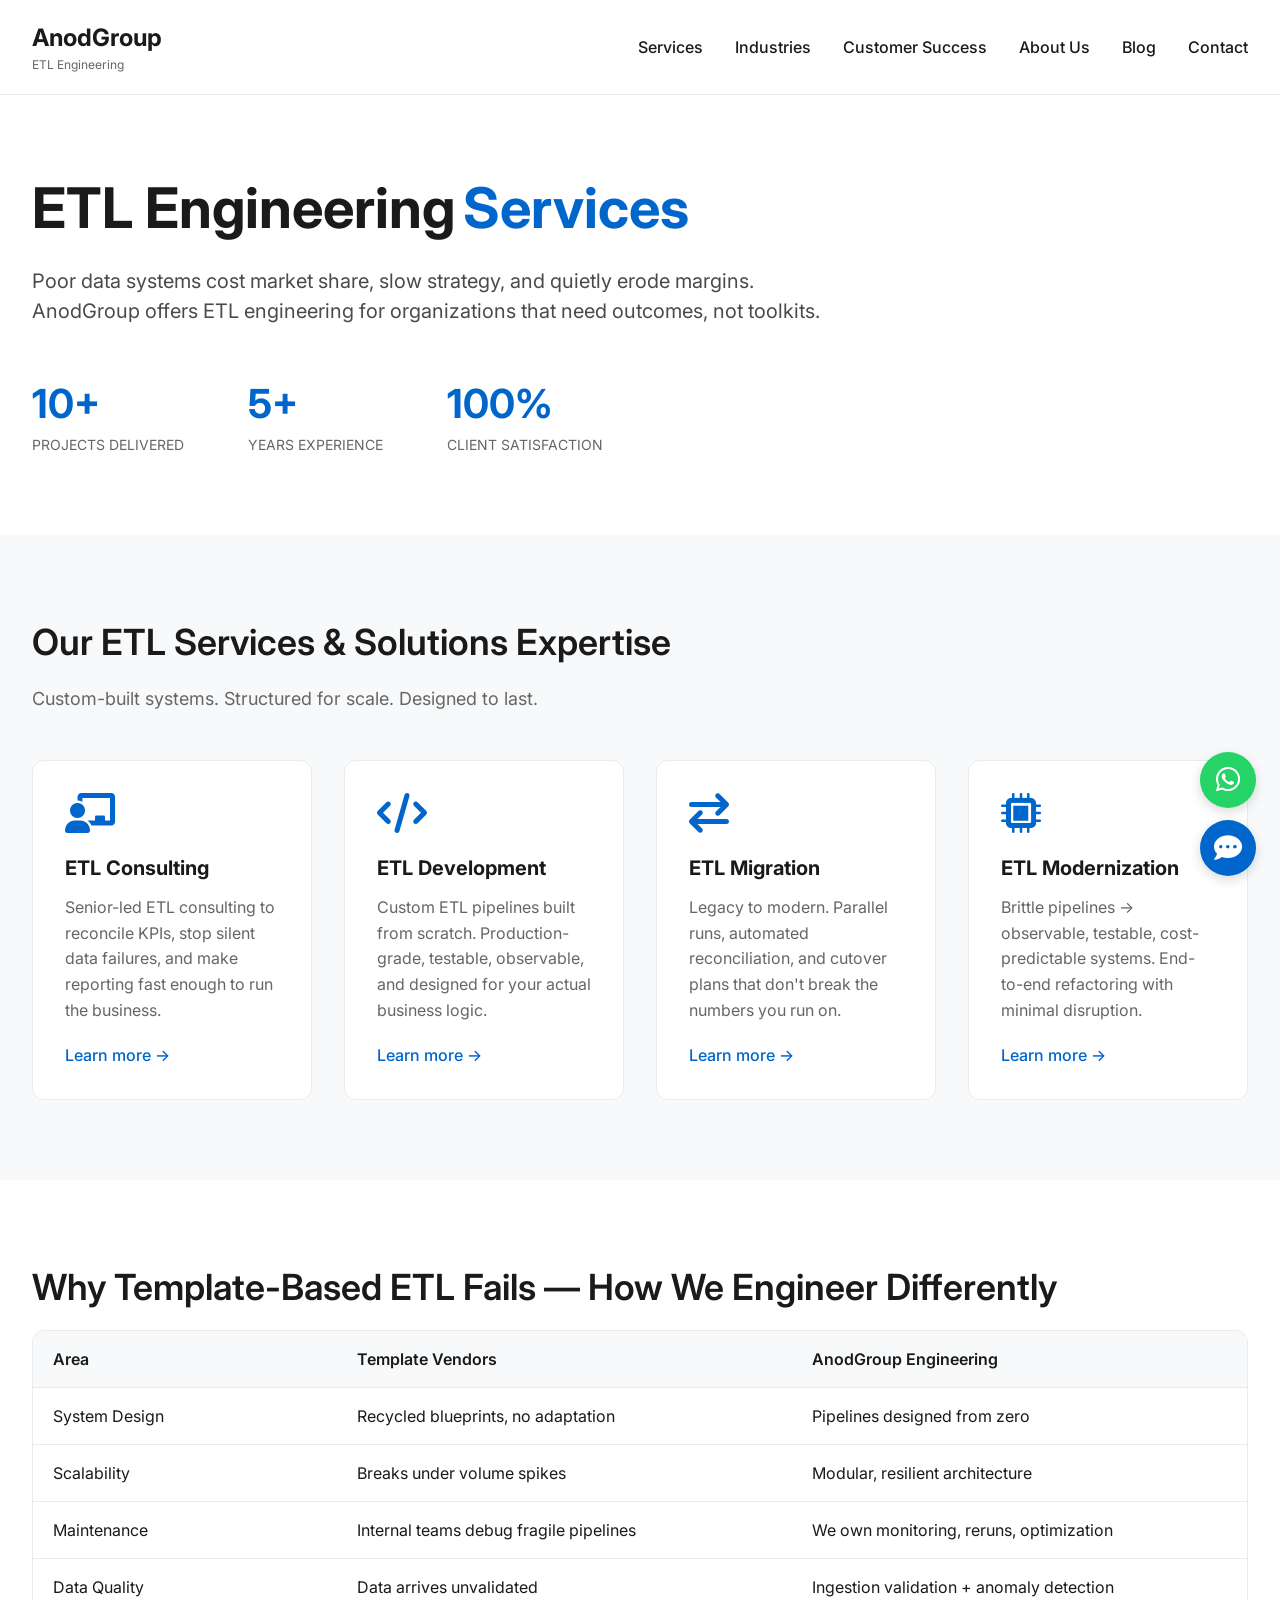
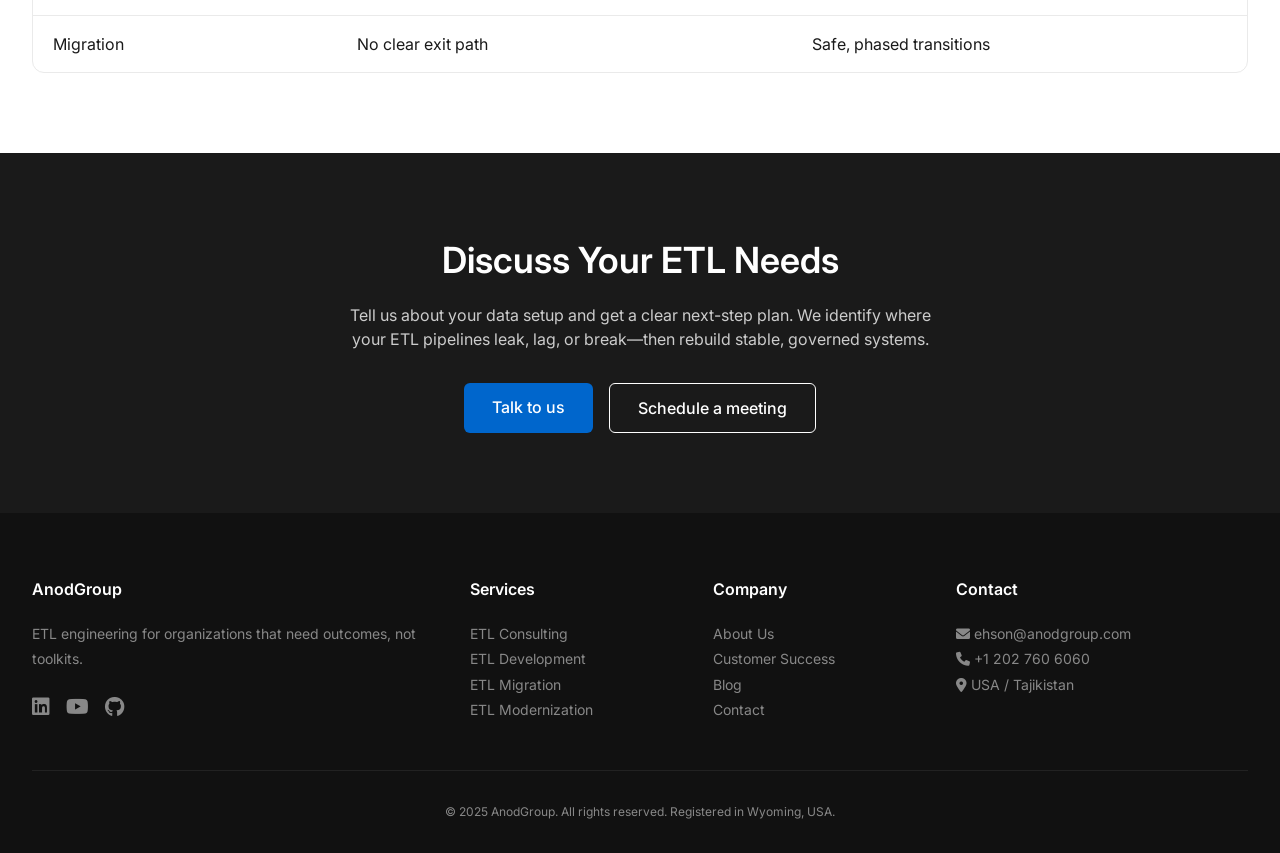
<file: index.html>
<!DOCTYPE html>
<html lang="en">
<head>
    <meta charset="UTF-8">
    <meta name="viewport" content="width=device-width, initial-scale=1.0">
    <title>AnodGroup - ETL Engineering</title>
    <link rel="stylesheet" href="css/style.css">
    <!-- Font Awesome Icons -->
    <link rel="stylesheet" href="https://cdnjs.cloudflare.com/ajax/libs/font-awesome/6.0.0/css/all.min.css">
    <!-- Google Fonts -->
    <link href="https://fonts.googleapis.com/css2?family=Inter:opsz,wght@14..32,300;14..32,400;14..32,500;14..32,600;14..32,700&display=swap" rel="stylesheet">
</head>
<body>

<header>
    <div class="container">
        <div class="logo">
            <a href="index.html">AnodGroup</a>
            <span class="logo-tag">ETL Engineering</span>
        </div>
        <nav>
            <ul>
                <li><a href="index.html">Services</a></li>
                <li><a href="industries.html">Industries</a></li>
                <li><a href="success.html">Customer Success</a></li>
                <li><a href="about.html">About Us</a></li>
                <li><a href="blog.html">Blog</a></li>
                <li><a href="contact.html">Contact</a></li>
            </ul>
        </nav>
        <div class="mobile-menu">
            <i class="fas fa-bars"></i>
        </div>
    </div>
</header>

<main>
    <!-- Hero Section -->
    <section class="hero">
        <div class="container">
            <h1>ETL Engineering<span>Services</span></h1>
            <p class="hero-subtitle">Poor data systems cost market share, slow strategy, and quietly erode margins. AnodGroup offers ETL engineering for organizations that need outcomes, not toolkits.</p>
            
            <div class="stats">
                <div class="stat-item">
                    <div class="stat-number">10+</div>
                    <div class="stat-label">projects delivered</div>
                </div>
                <div class="stat-item">
                    <div class="stat-number">5+</div>
                    <div class="stat-label">years experience</div>
                </div>
                <div class="stat-item">
                    <div class="stat-number">100%</div>
                    <div class="stat-label">client satisfaction</div>
                </div>
            </div>
        </div>
    </section>

    <!-- Services Grid -->
    <section class="services-grid">
        <div class="container">
            <h2>Our ETL Services & Solutions Expertise</h2>
            <p class="section-subtitle">Custom-built systems. Structured for scale. Designed to last.</p>
            
            <div class="grid-4">
                <div class="service-card">
                    <i class="fas fa-chalkboard-user"></i>
                    <h3>ETL Consulting</h3>
                    <p>Senior-led ETL consulting to reconcile KPIs, stop silent data failures, and make reporting fast enough to run the business.</p>
                    <a href="services/etl-consulting.html" class="service-link">Learn more →</a>
                </div>
                <div class="service-card">
                    <i class="fas fa-code"></i>
                    <h3>ETL Development</h3>
                    <p>Custom ETL pipelines built from scratch. Production-grade, testable, observable, and designed for your actual business logic.</p>
                    <a href="services/etl-development.html" class="service-link">Learn more →</a>
                </div>
                <div class="service-card">
                    <i class="fas fa-arrow-right-arrow-left"></i>
                    <h3>ETL Migration</h3>
                    <p>Legacy to modern. Parallel runs, automated reconciliation, and cutover plans that don't break the numbers you run on.</p>
                    <a href="services/etl-migration.html" class="service-link">Learn more →</a>
                </div>
                <div class="service-card">
                    <i class="fas fa-microchip"></i>
                    <h3>ETL Modernization</h3>
                    <p>Brittle pipelines → observable, testable, cost-predictable systems. End-to-end refactoring with minimal disruption.</p>
                    <a href="services/etl-modernization.html" class="service-link">Learn more →</a>
                </div>
            </div>
        </div>
    </section>

    <!-- Comparison Table -->
    <section class="comparison">
        <div class="container">
            <h2>Why Template-Based ETL Fails — How We Engineer Differently</h2>
            <div class="comparison-table">
                <div class="comparison-row header">
                    <div class="comparison-cell">Area</div>
                    <div class="comparison-cell">Template Vendors</div>
                    <div class="comparison-cell">AnodGroup Engineering</div>
                </div>
                <div class="comparison-row">
                    <div class="comparison-cell">System Design</div>
                    <div class="comparison-cell">Recycled blueprints, no adaptation</div>
                    <div class="comparison-cell">Pipelines designed from zero</div>
                </div>
                <div class="comparison-row">
                    <div class="comparison-cell">Scalability</div>
                    <div class="comparison-cell">Breaks under volume spikes</div>
                    <div class="comparison-cell">Modular, resilient architecture</div>
                </div>
                <div class="comparison-row">
                    <div class="comparison-cell">Maintenance</div>
                    <div class="comparison-cell">Internal teams debug fragile pipelines</div>
                    <div class="comparison-cell">We own monitoring, reruns, optimization</div>
                </div>
                <div class="comparison-row">
                    <div class="comparison-cell">Data Quality</div>
                    <div class="comparison-cell">Data arrives unvalidated</div>
                    <div class="comparison-cell">Ingestion validation + anomaly detection</div>
                </div>
                <div class="comparison-row">
                    <div class="comparison-cell">Migration</div>
                    <div class="comparison-cell">No clear exit path</div>
                    <div class="comparison-cell">Safe, phased transitions</div>
                </div>
            </div>
        </div>
    </section>

    <!-- CTA Section -->
    <section class="cta">
        <div class="container">
            <h2>Discuss Your ETL Needs</h2>
            <p>Tell us about your data setup and get a clear next-step plan. We identify where your ETL pipelines leak, lag, or break—then rebuild stable, governed systems.</p>
            <div class="cta-buttons">
                <a href="contact.html" class="btn-primary">Talk to us</a>
                <a href="https://cal.com/anodgroup" class="btn-secondary" target="_blank">Schedule a meeting</a>
            </div>
        </div>
    </section>
</main>

<footer>
    <div class="container">
        <div class="footer-grid">
            <div class="footer-col">
                <h4>AnodGroup</h4>
                <p>ETL engineering for organizations that need outcomes, not toolkits.</p>
                <div class="social-icons">
                    <a href="#"><i class="fab fa-linkedin"></i></a>
                    <a href="#"><i class="fab fa-youtube"></i></a>
                    <a href="#"><i class="fab fa-github"></i></a>
                </div>
            </div>
            <div class="footer-col">
                <h4>Services</h4>
                <ul>
                    <li><a href="services/etl-consulting.html">ETL Consulting</a></li>
                    <li><a href="services/etl-development.html">ETL Development</a></li>
                    <li><a href="services/etl-migration.html">ETL Migration</a></li>
                    <li><a href="services/etl-modernization.html">ETL Modernization</a></li>
                </ul>
            </div>
            <div class="footer-col">
                <h4>Company</h4>
                <ul>
                    <li><a href="about.html">About Us</a></li>
                    <li><a href="success.html">Customer Success</a></li>
                    <li><a href="blog.html">Blog</a></li>
                    <li><a href="contact.html">Contact</a></li>
                </ul>
            </div>
            <div class="footer-col">
                <h4>Contact</h4>
                <ul>
                    <li><i class="fas fa-envelope"></i> ehson@anodgroup.com</li>
                    <li><i class="fas fa-phone"></i> +1 202 760 6060</li>
                    <li><i class="fas fa-map-marker-alt"></i> USA / Tajikistan</li>
                </ul>
            </div>
        </div>
        <div class="footer-bottom">
            <p>&copy; 2025 AnodGroup. All rights reserved. Registered in Wyoming, USA.</p>
        </div>
    </div>
</footer>

<!-- WhatsApp + Live Chat -->
<div class="chat-buttons">
    <a href="https://wa.me/12027606060" class="whatsapp-btn" target="_blank">
        <i class="fab fa-whatsapp"></i>
    </a>
    <button class="livechat-btn" id="livechatBtn">
        <i class="fas fa-comment-dots"></i>
    </button>
</div>

<script src="js/main.js"></script>
</body>
</html>
</file>
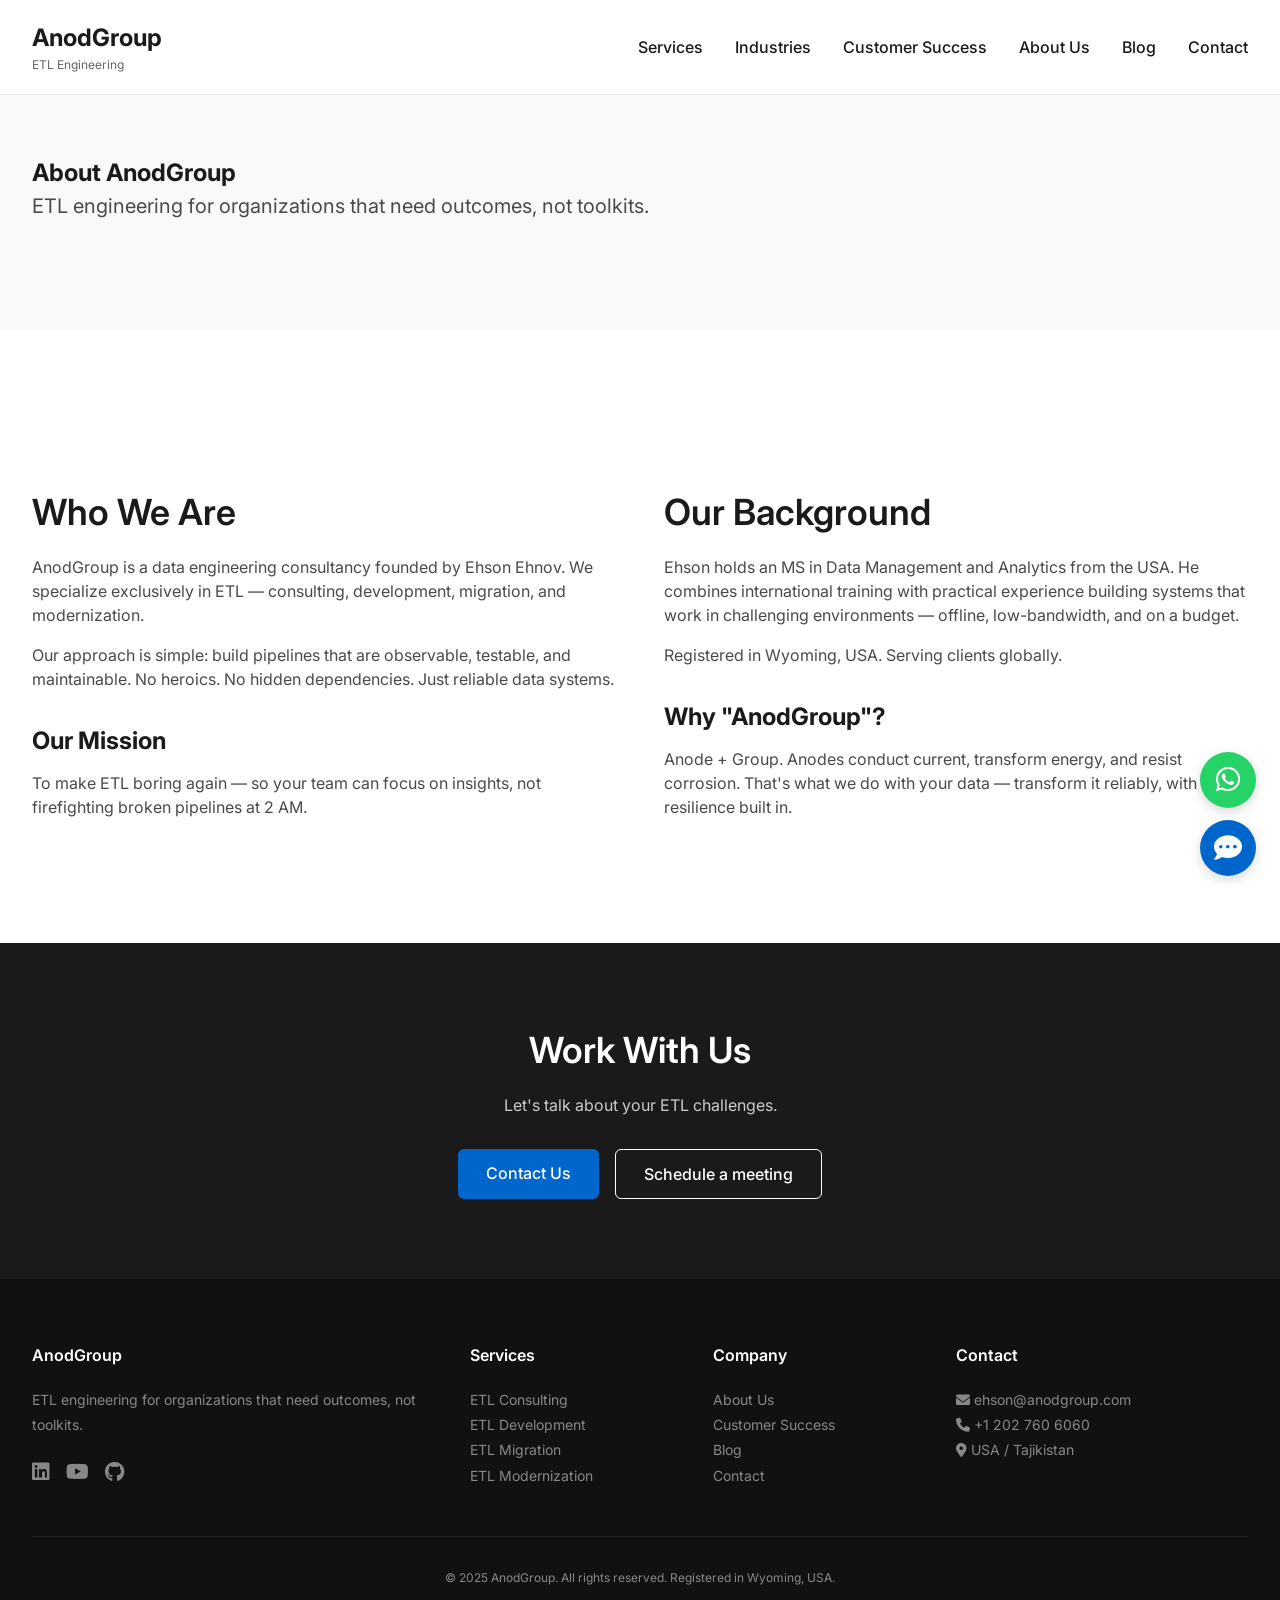
<file: about.html>
<!DOCTYPE html>
<html lang="en">
<head>
    <meta charset="UTF-8">
    <meta name="viewport" content="width=device-width, initial-scale=1.0">
    <title>About Us - AnodGroup</title>
    <link rel="stylesheet" href="css/style.css">
    <link rel="stylesheet" href="https://cdnjs.cloudflare.com/ajax/libs/font-awesome/6.0.0/css/all.min.css">
    <link href="https://fonts.googleapis.com/css2?family=Inter:opsz,wght@14..32,300;14..32,400;14..32,500;14..32,600;14..32,700&display=swap" rel="stylesheet">
</head>
<body>

<header>
    <div class="container">
        <div class="logo">
            <a href="index.html">AnodGroup</a>
            <span class="logo-tag">ETL Engineering</span>
        </div>
        <nav>
            <ul>
                <li><a href="index.html">Services</a></li>
                <li><a href="industries.html">Industries</a></li>
                <li><a href="success.html">Customer Success</a></li>
                <li><a href="about.html">About Us</a></li>
                <li><a href="blog.html">Blog</a></li>
                <li><a href="contact.html">Contact</a></li>
            </ul>
        </nav>
        <div class="mobile-menu">
            <i class="fas fa-bars"></i>
        </div>
    </div>
</header>

<main>
    <section class="service-hero">
        <div class="container">
            <h1>About AnodGroup</h1>
            <p class="hero-subtitle">ETL engineering for organizations that need outcomes, not toolkits.</p>
        </div>
    </section>

    <section class="service-content">
        <div class="container">
            <div class="about-grid">
                <div>
                    <h2>Who We Are</h2>
                    <p>AnodGroup is a data engineering consultancy founded by Ehson Ehnov. We specialize exclusively in ETL — consulting, development, migration, and modernization.</p>
                    <p>Our approach is simple: build pipelines that are observable, testable, and maintainable. No heroics. No hidden dependencies. Just reliable data systems.</p>
                    <h3>Our Mission</h3>
                    <p>To make ETL boring again — so your team can focus on insights, not firefighting broken pipelines at 2 AM.</p>
                </div>
                <div>
                    <h2>Our Background</h2>
                    <p>Ehson holds an MS in Data Management and Analytics from the USA. He combines international training with practical experience building systems that work in challenging environments — offline, low-bandwidth, and on a budget.</p>
                    <p>Registered in Wyoming, USA. Serving clients globally.</p>
                    <h3>Why "AnodGroup"?</h3>
                    <p>Anode + Group. Anodes conduct current, transform energy, and resist corrosion. That's what we do with your data — transform it reliably, with resilience built in.</p>
                </div>
            </div>
        </div>
    </section>

    <section class="cta">
        <div class="container">
            <h2>Work With Us</h2>
            <p>Let's talk about your ETL challenges.</p>
            <div class="cta-buttons">
                <a href="contact.html" class="btn-primary">Contact Us</a>
                <a href="https://cal.com/anodgroup" class="btn-secondary" target="_blank">Schedule a meeting</a>
            </div>
        </div>
    </section>
</main>

<footer>
    <div class="container">
        <div class="footer-grid">
            <div class="footer-col">
                <h4>AnodGroup</h4>
                <p>ETL engineering for organizations that need outcomes, not toolkits.</p>
                <div class="social-icons">
                    <a href="#"><i class="fab fa-linkedin"></i></a>
                    <a href="#"><i class="fab fa-youtube"></i></a>
                    <a href="#"><i class="fab fa-github"></i></a>
                </div>
            </div>
            <div class="footer-col">
                <h4>Services</h4>
                <ul>
                    <li><a href="services/etl-consulting.html">ETL Consulting</a></li>
                    <li><a href="services/etl-development.html">ETL Development</a></li>
                    <li><a href="services/etl-migration.html">ETL Migration</a></li>
                    <li><a href="services/etl-modernization.html">ETL Modernization</a></li>
                </ul>
            </div>
            <div class="footer-col">
                <h4>Company</h4>
                <ul>
                    <li><a href="about.html">About Us</a></li>
                    <li><a href="success.html">Customer Success</a></li>
                    <li><a href="blog.html">Blog</a></li>
                    <li><a href="contact.html">Contact</a></li>
                </ul>
            </div>
            <div class="footer-col">
                <h4>Contact</h4>
                <ul>
                    <li><i class="fas fa-envelope"></i> ehson@anodgroup.com</li>
                    <li><i class="fas fa-phone"></i> +1 202 760 6060</li>
                    <li><i class="fas fa-map-marker-alt"></i> USA / Tajikistan</li>
                </ul>
            </div>
        </div>
        <div class="footer-bottom">
            <p>&copy; 2025 AnodGroup. All rights reserved. Registered in Wyoming, USA.</p>
        </div>
    </div>
</footer>

<div class="chat-buttons">
    <a href="https://wa.me/12027606060" class="whatsapp-btn" target="_blank"><i class="fab fa-whatsapp"></i></a>
    <button class="livechat-btn" id="livechatBtn"><i class="fas fa-comment-dots"></i></button>
</div>

<script src="js/main.js"></script>
</body>
</html>
</file>
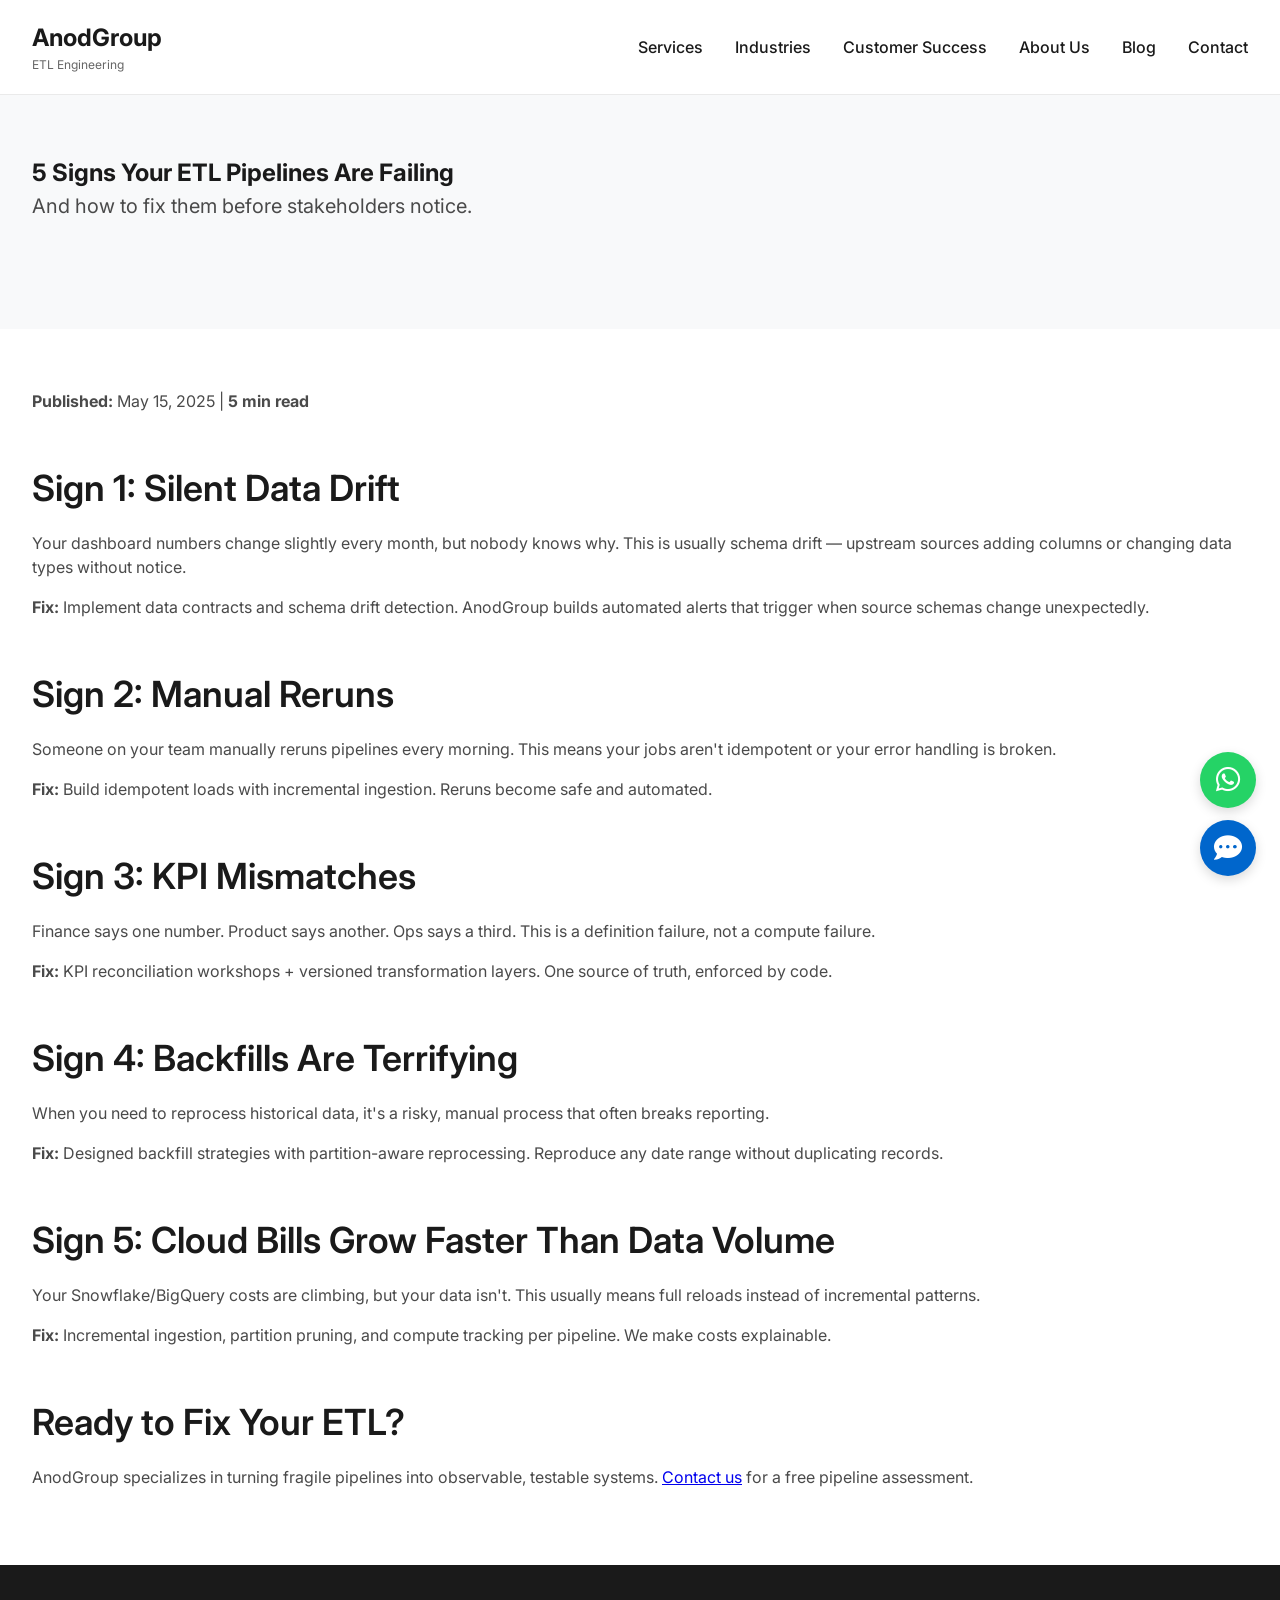
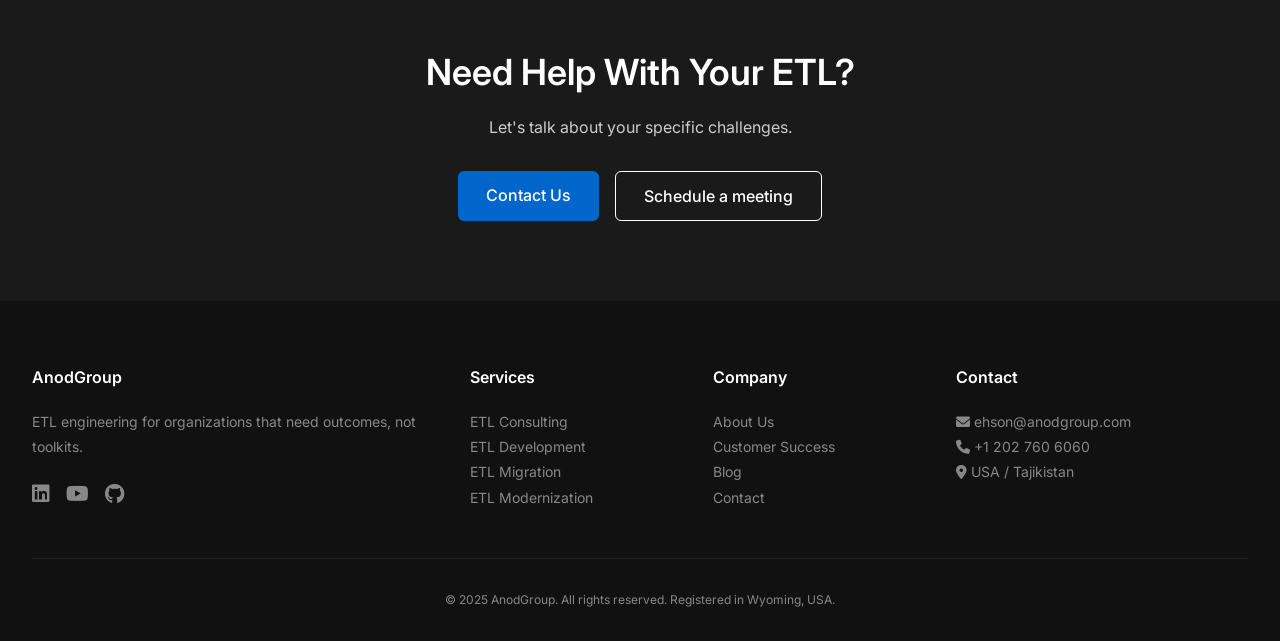
<file: blog-post.html>
<!DOCTYPE html>
<html lang="en">
<head>
    <meta charset="UTF-8">
    <meta name="viewport" content="width=device-width, initial-scale=1.0">
    <title>Blog Post - AnodGroup</title>
    <link rel="stylesheet" href="css/style.css">
    <link rel="stylesheet" href="https://cdnjs.cloudflare.com/ajax/libs/font-awesome/6.0.0/css/all.min.css">
    <link href="https://fonts.googleapis.com/css2?family=Inter:opsz,wght@14..32,300;14..32,400;14..32,500;14..32,600;14..32,700&display=swap" rel="stylesheet">
</head>
<body>

<header>
    <div class="container">
        <div class="logo">
            <a href="index.html">AnodGroup</a>
            <span class="logo-tag">ETL Engineering</span>
        </div>
        <nav>
            <ul>
                <li><a href="index.html">Services</a></li>
                <li><a href="industries.html">Industries</a></li>
                <li><a href="success.html">Customer Success</a></li>
                <li><a href="about.html">About Us</a></li>
                <li><a href="blog.html">Blog</a></li>
                <li><a href="contact.html">Contact</a></li>
            </ul>
        </nav>
        <div class="mobile-menu">
            <i class="fas fa-bars"></i>
        </div>
    </div>
</header>

<main>
    <section class="service-hero">
        <div class="container">
            <h1>5 Signs Your ETL Pipelines Are Failing</h1>
            <p class="hero-subtitle">And how to fix them before stakeholders notice.</p>
        </div>
    </section>

    <section class="service-content">
        <div class="container">
            <p><strong>Published:</strong> May 15, 2025 | <strong>5 min read</strong></p>
            <h2>Sign 1: Silent Data Drift</h2>
            <p>Your dashboard numbers change slightly every month, but nobody knows why. This is usually schema drift — upstream sources adding columns or changing data types without notice.</p>
            <p><strong>Fix:</strong> Implement data contracts and schema drift detection. AnodGroup builds automated alerts that trigger when source schemas change unexpectedly.</p>
            
            <h2>Sign 2: Manual Reruns</h2>
            <p>Someone on your team manually reruns pipelines every morning. This means your jobs aren't idempotent or your error handling is broken.</p>
            <p><strong>Fix:</strong> Build idempotent loads with incremental ingestion. Reruns become safe and automated.</p>
            
            <h2>Sign 3: KPI Mismatches</h2>
            <p>Finance says one number. Product says another. Ops says a third. This is a definition failure, not a compute failure.</p>
            <p><strong>Fix:</strong> KPI reconciliation workshops + versioned transformation layers. One source of truth, enforced by code.</p>
            
            <h2>Sign 4: Backfills Are Terrifying</h2>
            <p>When you need to reprocess historical data, it's a risky, manual process that often breaks reporting.</p>
            <p><strong>Fix:</strong> Designed backfill strategies with partition-aware reprocessing. Reproduce any date range without duplicating records.</p>
            
            <h2>Sign 5: Cloud Bills Grow Faster Than Data Volume</h2>
            <p>Your Snowflake/BigQuery costs are climbing, but your data isn't. This usually means full reloads instead of incremental patterns.</p>
            <p><strong>Fix:</strong> Incremental ingestion, partition pruning, and compute tracking per pipeline. We make costs explainable.</p>
            
            <h2>Ready to Fix Your ETL?</h2>
            <p>AnodGroup specializes in turning fragile pipelines into observable, testable systems. <a href="contact.html">Contact us</a> for a free pipeline assessment.</p>
        </div>
    </section>

    <section class="cta">
        <div class="container">
            <h2>Need Help With Your ETL?</h2>
            <p>Let's talk about your specific challenges.</p>
            <div class="cta-buttons">
                <a href="contact.html" class="btn-primary">Contact Us</a>
                <a href="https://cal.com/anodgroup" class="btn-secondary" target="_blank">Schedule a meeting</a>
            </div>
        </div>
    </section>
</main>

<footer>
    <div class="container">
        <div class="footer-grid">
            <div class="footer-col">
                <h4>AnodGroup</h4>
                <p>ETL engineering for organizations that need outcomes, not toolkits.</p>
                <div class="social-icons">
                    <a href="#"><i class="fab fa-linkedin"></i></a>
                    <a href="#"><i class="fab fa-youtube"></i></a>
                    <a href="#"><i class="fab fa-github"></i></a>
                </div>
            </div>
            <div class="footer-col">
                <h4>Services</h4>
                <ul>
                    <li><a href="services/etl-consulting.html">ETL Consulting</a></li>
                    <li><a href="services/etl-development.html">ETL Development</a></li>
                    <li><a href="services/etl-migration.html">ETL Migration</a></li>
                    <li><a href="services/etl-modernization.html">ETL Modernization</a></li>
                </ul>
            </div>
            <div class="footer-col">
                <h4>Company</h4>
                <ul>
                    <li><a href="about.html">About Us</a></li>
                    <li><a href="success.html">Customer Success</a></li>
                    <li><a href="blog.html">Blog</a></li>
                    <li><a href="contact.html">Contact</a></li>
                </ul>
            </div>
            <div class="footer-col">
                <h4>Contact</h4>
                <ul>
                    <li><i class="fas fa-envelope"></i> ehson@anodgroup.com</li>
                    <li><i class="fas fa-phone"></i> +1 202 760 6060</li>
                    <li><i class="fas fa-map-marker-alt"></i> USA / Tajikistan</li>
                </ul>
            </div>
        </div>
        <div class="footer-bottom">
            <p>&copy; 2025 AnodGroup. All rights reserved. Registered in Wyoming, USA.</p>
        </div>
    </div>
</footer>

<div class="chat-buttons">
    <a href="https://wa.me/12027606060" class="whatsapp-btn" target="_blank"><i class="fab fa-whatsapp"></i></a>
    <button class="livechat-btn" id="livechatBtn"><i class="fas fa-comment-dots"></i></button>
</div>

<script src="js/main.js"></script>
</body>
</html>
</file>
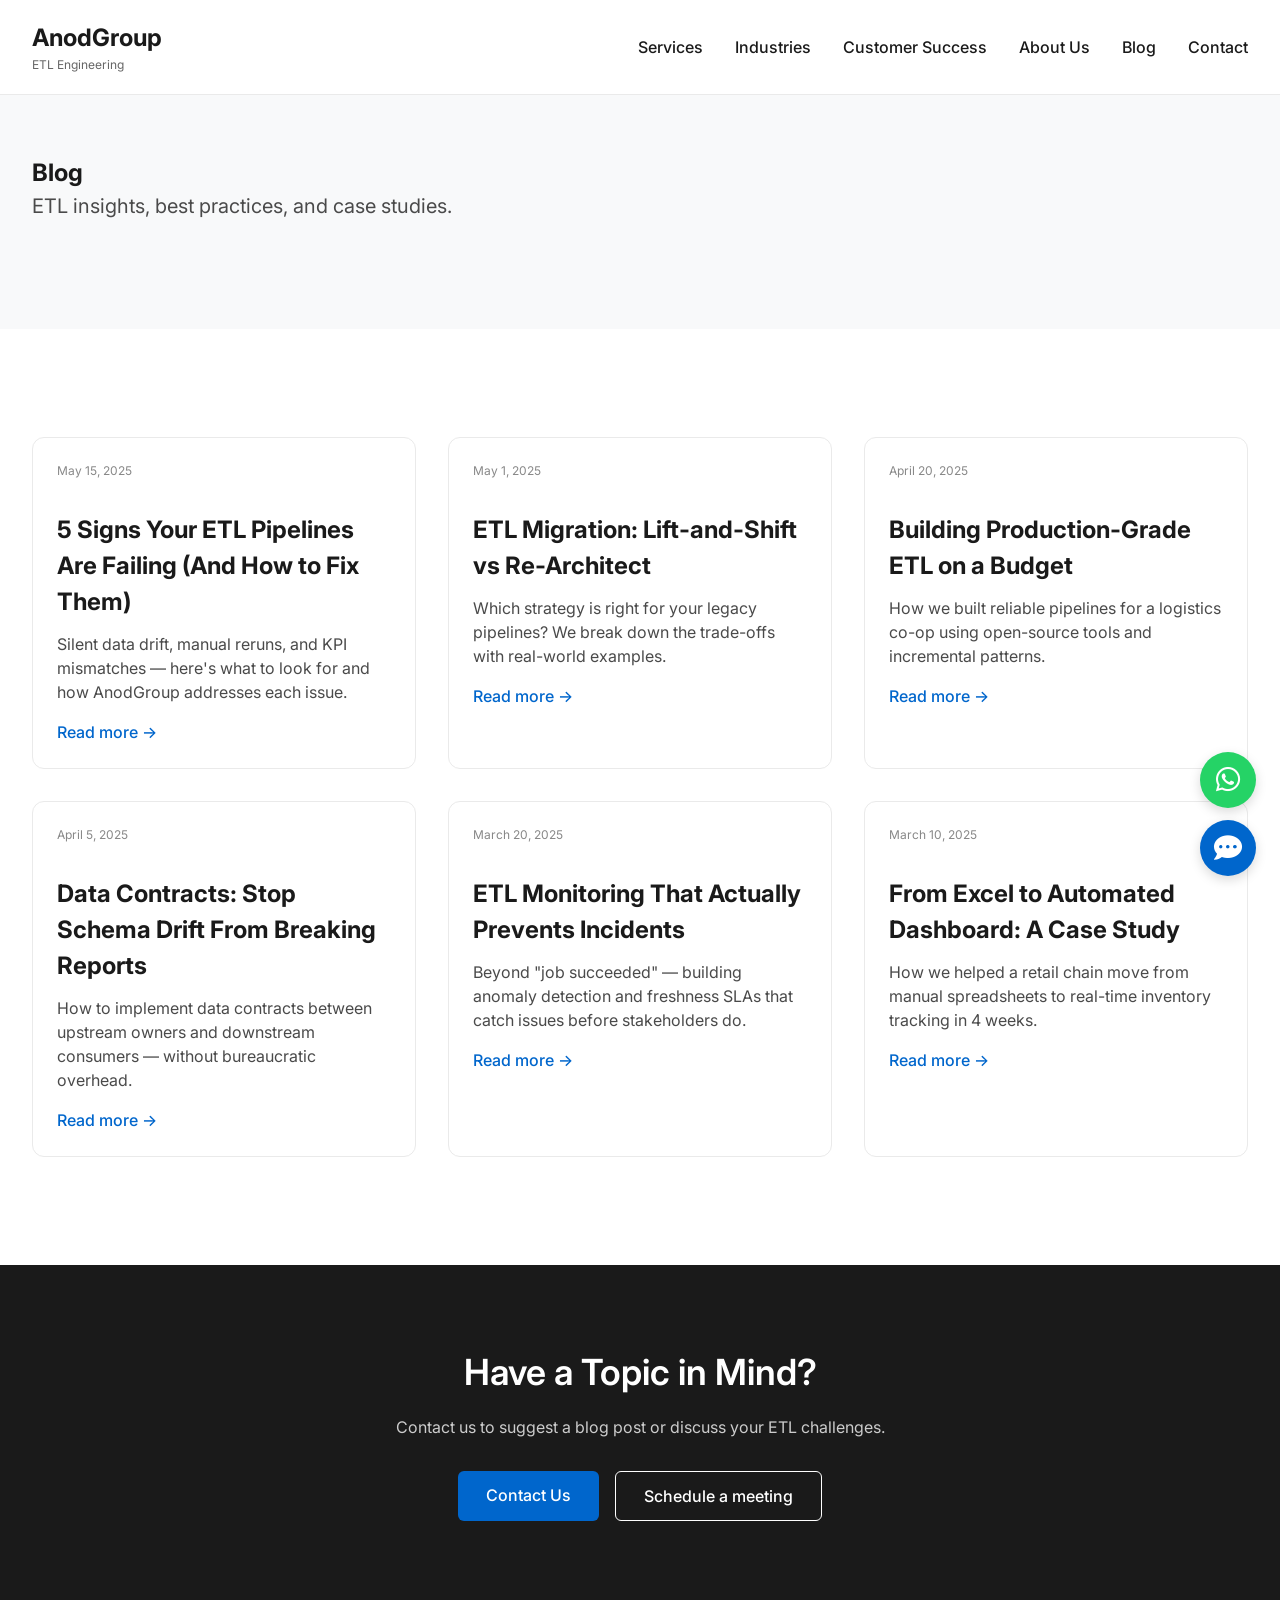
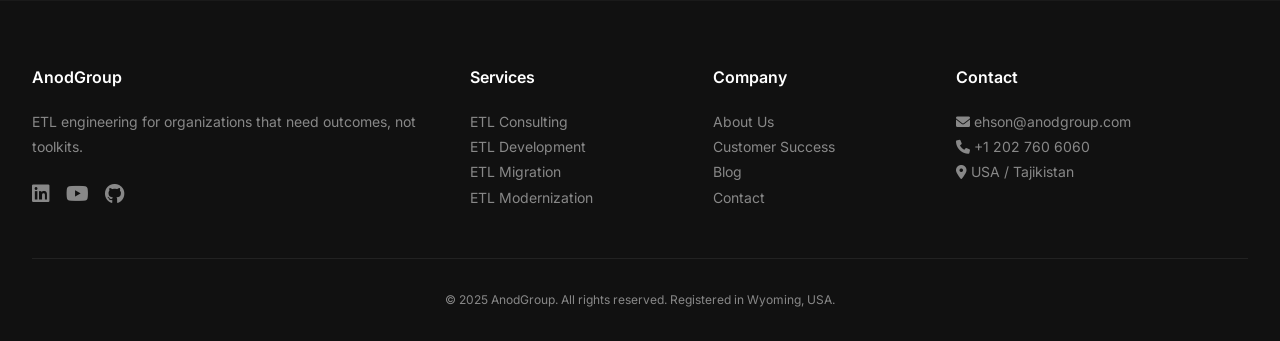
<file: blog.html>
<!DOCTYPE html>
<html lang="en">
<head>
    <meta charset="UTF-8">
    <meta name="viewport" content="width=device-width, initial-scale=1.0">
    <title>Blog - AnodGroup</title>
    <link rel="stylesheet" href="css/style.css">
    <link rel="stylesheet" href="https://cdnjs.cloudflare.com/ajax/libs/font-awesome/6.0.0/css/all.min.css">
    <link href="https://fonts.googleapis.com/css2?family=Inter:opsz,wght@14..32,300;14..32,400;14..32,500;14..32,600;14..32,700&display=swap" rel="stylesheet">
</head>
<body>

<header>
    <div class="container">
        <div class="logo">
            <a href="index.html">AnodGroup</a>
            <span class="logo-tag">ETL Engineering</span>
        </div>
        <nav>
            <ul>
                <li><a href="index.html">Services</a></li>
                <li><a href="industries.html">Industries</a></li>
                <li><a href="success.html">Customer Success</a></li>
                <li><a href="about.html">About Us</a></li>
                <li><a href="blog.html">Blog</a></li>
                <li><a href="contact.html">Contact</a></li>
            </ul>
        </nav>
        <div class="mobile-menu">
            <i class="fas fa-bars"></i>
        </div>
    </div>
</header>

<main>
    <section class="service-hero">
        <div class="container">
            <h1>Blog</h1>
            <p class="hero-subtitle">ETL insights, best practices, and case studies.</p>
        </div>
    </section>

    <section class="service-content">
        <div class="container">
            <div class="blog-grid">
                <div class="blog-card">
                    <span class="blog-date">May 15, 2025</span>
                    <h3>5 Signs Your ETL Pipelines Are Failing (And How to Fix Them)</h3>
                    <p>Silent data drift, manual reruns, and KPI mismatches — here's what to look for and how AnodGroup addresses each issue.</p>
                    <a href="blog-post.html?post=1" class="service-link">Read more →</a>
                </div>
                <div class="blog-card">
                    <span class="blog-date">May 1, 2025</span>
                    <h3>ETL Migration: Lift-and-Shift vs Re-Architect</h3>
                    <p>Which strategy is right for your legacy pipelines? We break down the trade-offs with real-world examples.</p>
                    <a href="blog-post.html?post=2" class="service-link">Read more →</a>
                </div>
                <div class="blog-card">
                    <span class="blog-date">April 20, 2025</span>
                    <h3>Building Production-Grade ETL on a Budget</h3>
                    <p>How we built reliable pipelines for a logistics co-op using open-source tools and incremental patterns.</p>
                    <a href="blog-post.html?post=3" class="service-link">Read more →</a>
                </div>
                <div class="blog-card">
                    <span class="blog-date">April 5, 2025</span>
                    <h3>Data Contracts: Stop Schema Drift From Breaking Reports</h3>
                    <p>How to implement data contracts between upstream owners and downstream consumers — without bureaucratic overhead.</p>
                    <a href="blog-post.html?post=4" class="service-link">Read more →</a>
                </div>
                <div class="blog-card">
                    <span class="blog-date">March 20, 2025</span>
                    <h3>ETL Monitoring That Actually Prevents Incidents</h3>
                    <p>Beyond "job succeeded" — building anomaly detection and freshness SLAs that catch issues before stakeholders do.</p>
                    <a href="blog-post.html?post=5" class="service-link">Read more →</a>
                </div>
                <div class="blog-card">
                    <span class="blog-date">March 10, 2025</span>
                    <h3>From Excel to Automated Dashboard: A Case Study</h3>
                    <p>How we helped a retail chain move from manual spreadsheets to real-time inventory tracking in 4 weeks.</p>
                    <a href="blog-post.html?post=6" class="service-link">Read more →</a>
                </div>
            </div>
        </div>
    </section>

    <section class="cta">
        <div class="container">
            <h2>Have a Topic in Mind?</h2>
            <p>Contact us to suggest a blog post or discuss your ETL challenges.</p>
            <div class="cta-buttons">
                <a href="contact.html" class="btn-primary">Contact Us</a>
                <a href="https://cal.com/anodgroup" class="btn-secondary" target="_blank">Schedule a meeting</a>
            </div>
        </div>
    </section>
</main>

<footer>
    <div class="container">
        <div class="footer-grid">
            <div class="footer-col">
                <h4>AnodGroup</h4>
                <p>ETL engineering for organizations that need outcomes, not toolkits.</p>
                <div class="social-icons">
                    <a href="#"><i class="fab fa-linkedin"></i></a>
                    <a href="#"><i class="fab fa-youtube"></i></a>
                    <a href="#"><i class="fab fa-github"></i></a>
                </div>
            </div>
            <div class="footer-col">
                <h4>Services</h4>
                <ul>
                    <li><a href="services/etl-consulting.html">ETL Consulting</a></li>
                    <li><a href="services/etl-development.html">ETL Development</a></li>
                    <li><a href="services/etl-migration.html">ETL Migration</a></li>
                    <li><a href="services/etl-modernization.html">ETL Modernization</a></li>
                </ul>
            </div>
            <div class="footer-col">
                <h4>Company</h4>
                <ul>
                    <li><a href="about.html">About Us</a></li>
                    <li><a href="success.html">Customer Success</a></li>
                    <li><a href="blog.html">Blog</a></li>
                    <li><a href="contact.html">Contact</a></li>
                </ul>
            </div>
            <div class="footer-col">
                <h4>Contact</h4>
                <ul>
                    <li><i class="fas fa-envelope"></i> ehson@anodgroup.com</li>
                    <li><i class="fas fa-phone"></i> +1 202 760 6060</li>
                    <li><i class="fas fa-map-marker-alt"></i> USA / Tajikistan</li>
                </ul>
            </div>
        </div>
        <div class="footer-bottom">
            <p>&copy; 2025 AnodGroup. All rights reserved. Registered in Wyoming, USA.</p>
        </div>
    </div>
</footer>

<div class="chat-buttons">
    <a href="https://wa.me/12027606060" class="whatsapp-btn" target="_blank"><i class="fab fa-whatsapp"></i></a>
    <button class="livechat-btn" id="livechatBtn"><i class="fas fa-comment-dots"></i></button>
</div>

<script src="js/main.js"></script>
</body>
</html>
</file>
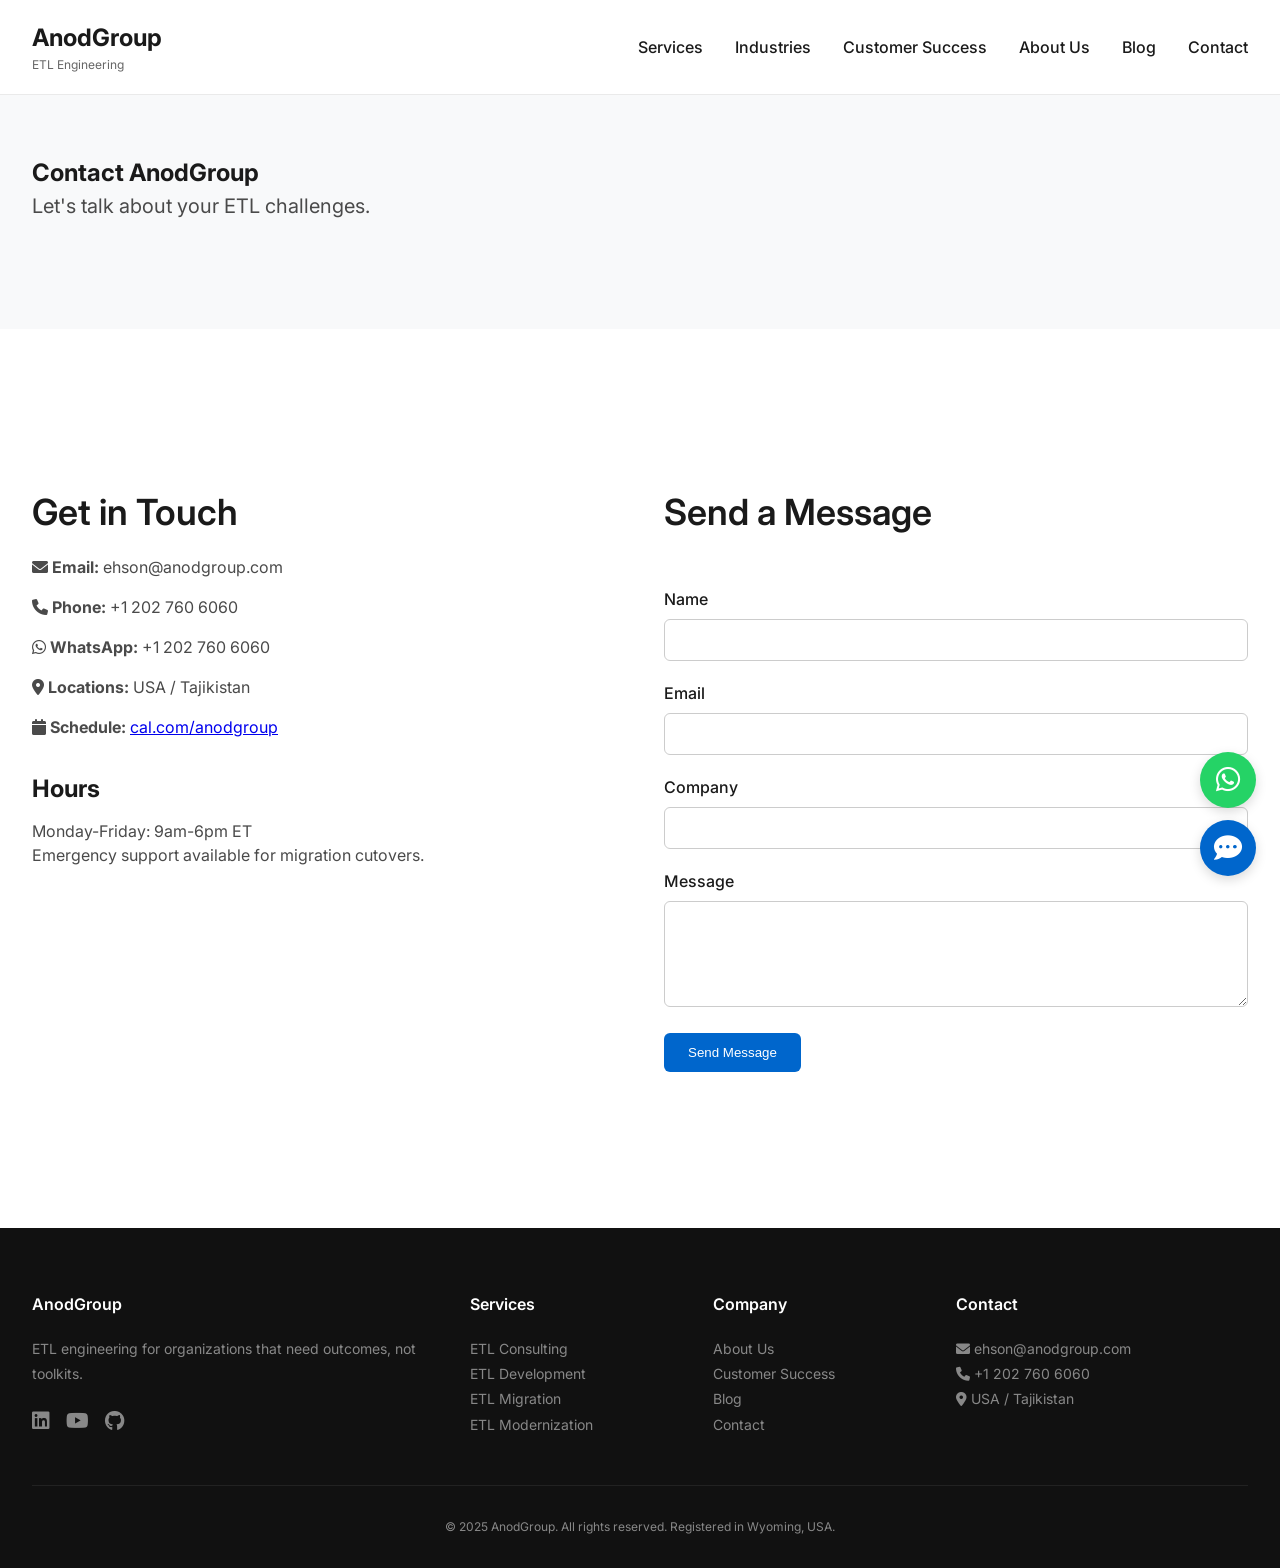
<file: contact.html>
<!DOCTYPE html>
<html lang="en">
<head>
    <meta charset="UTF-8">
    <meta name="viewport" content="width=device-width, initial-scale=1.0">
    <title>Contact - AnodGroup</title>
    <link rel="stylesheet" href="css/style.css">
    <link rel="stylesheet" href="https://cdnjs.cloudflare.com/ajax/libs/font-awesome/6.0.0/css/all.min.css">
    <link href="https://fonts.googleapis.com/css2?family=Inter:opsz,wght@14..32,300;14..32,400;14..32,500;14..32,600;14..32,700&display=swap" rel="stylesheet">
</head>
<body>

<header>
    <div class="container">
        <div class="logo">
            <a href="index.html">AnodGroup</a>
            <span class="logo-tag">ETL Engineering</span>
        </div>
        <nav>
            <ul>
                <li><a href="index.html">Services</a></li>
                <li><a href="industries.html">Industries</a></li>
                <li><a href="success.html">Customer Success</a></li>
                <li><a href="about.html">About Us</a></li>
                <li><a href="blog.html">Blog</a></li>
                <li><a href="contact.html">Contact</a></li>
            </ul>
        </nav>
        <div class="mobile-menu">
            <i class="fas fa-bars"></i>
        </div>
    </div>
</header>

<main>
    <section class="service-hero">
        <div class="container">
            <h1>Contact AnodGroup</h1>
            <p class="hero-subtitle">Let's talk about your ETL challenges.</p>
        </div>
    </section>

    <section class="service-content">
        <div class="container">
            <div class="about-grid">
                <div>
                    <h2>Get in Touch</h2>
                    <p><i class="fas fa-envelope"></i> <strong>Email:</strong> ehson@anodgroup.com</p>
                    <p><i class="fas fa-phone"></i> <strong>Phone:</strong> +1 202 760 6060</p>
                    <p><i class="fab fa-whatsapp"></i> <strong>WhatsApp:</strong> +1 202 760 6060</p>
                    <p><i class="fas fa-map-marker-alt"></i> <strong>Locations:</strong> USA / Tajikistan</p>
                    <p><i class="fas fa-calendar"></i> <strong>Schedule:</strong> <a href="https://cal.com/anodgroup">cal.com/anodgroup</a></p>
                    <h3>Hours</h3>
                    <p>Monday-Friday: 9am-6pm ET<br>Emergency support available for migration cutovers.</p>
                </div>
                <div>
                    <h2>Send a Message</h2>
                    <form class="contact-form" action="https://formspree.io/f/xyzkjqkg" method="POST">
                        <div class="form-group">
                            <label>Name</label>
                            <input type="text" name="name" required>
                        </div>
                        <div class="form-group">
                            <label>Email</label>
                            <input type="email" name="email" required>
                        </div>
                        <div class="form-group">
                            <label>Company</label>
                            <input type="text" name="company">
                        </div>
                        <div class="form-group">
                            <label>Message</label>
                            <textarea name="message" rows="5" required></textarea>
                        </div>
                        <button type="submit" class="btn-primary">Send Message</button>
                    </form>
                </div>
            </div>
        </div>
    </section>
</main>

<footer>
    <div class="container">
        <div class="footer-grid">
            <div class="footer-col">
                <h4>AnodGroup</h4>
                <p>ETL engineering for organizations that need outcomes, not toolkits.</p>
                <div class="social-icons">
                    <a href="#"><i class="fab fa-linkedin"></i></a>
                    <a href="#"><i class="fab fa-youtube"></i></a>
                    <a href="#"><i class="fab fa-github"></i></a>
                </div>
            </div>
            <div class="footer-col">
                <h4>Services</h4>
                <ul>
                    <li><a href="services/etl-consulting.html">ETL Consulting</a></li>
                    <li><a href="services/etl-development.html">ETL Development</a></li>
                    <li><a href="services/etl-migration.html">ETL Migration</a></li>
                    <li><a href="services/etl-modernization.html">ETL Modernization</a></li>
                </ul>
            </div>
            <div class="footer-col">
                <h4>Company</h4>
                <ul>
                    <li><a href="about.html">About Us</a></li>
                    <li><a href="success.html">Customer Success</a></li>
                    <li><a href="blog.html">Blog</a></li>
                    <li><a href="contact.html">Contact</a></li>
                </ul>
            </div>
            <div class="footer-col">
                <h4>Contact</h4>
                <ul>
                    <li><i class="fas fa-envelope"></i> ehson@anodgroup.com</li>
                    <li><i class="fas fa-phone"></i> +1 202 760 6060</li>
                    <li><i class="fas fa-map-marker-alt"></i> USA / Tajikistan</li>
                </ul>
            </div>
        </div>
        <div class="footer-bottom">
            <p>&copy; 2025 AnodGroup. All rights reserved. Registered in Wyoming, USA.</p>
        </div>
    </div>
</footer>

<div class="chat-buttons">
    <a href="https://wa.me/12027606060" class="whatsapp-btn" target="_blank"><i class="fab fa-whatsapp"></i></a>
    <button class="livechat-btn" id="livechatBtn"><i class="fas fa-comment-dots"></i></button>
</div>

<script src="js/main.js"></script>
</body>
</html>
</file>
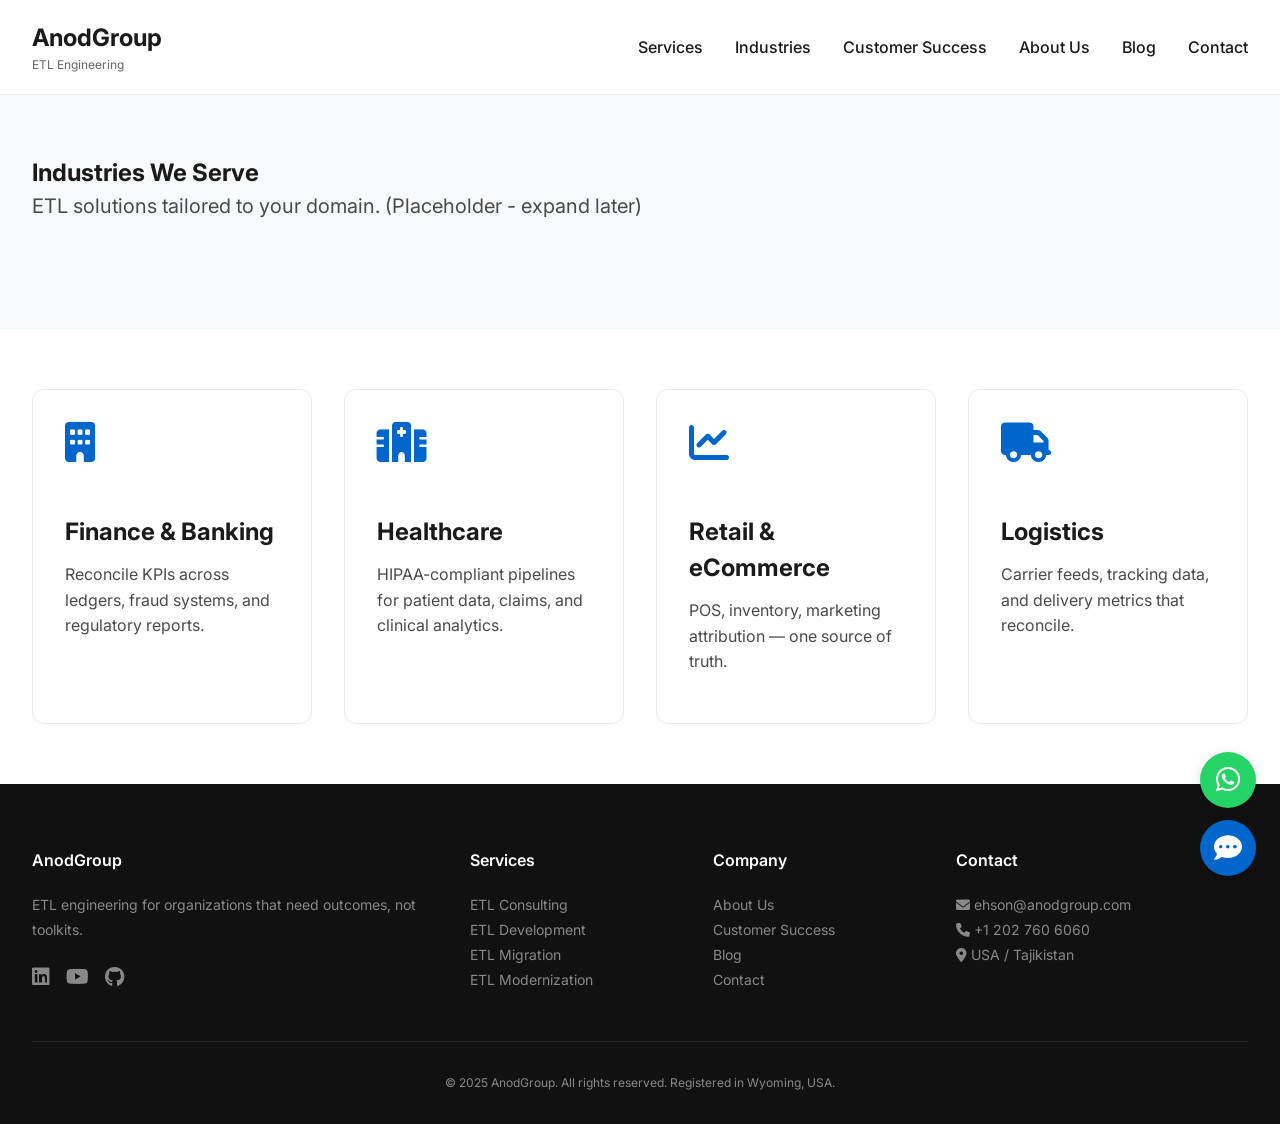
<file: industries.html>
<!DOCTYPE html>
<html lang="en">
<head>
    <meta charset="UTF-8">
    <meta name="viewport" content="width=device-width, initial-scale=1.0">
    <title>Industries - AnodGroup</title>
    <link rel="stylesheet" href="css/style.css">
    <link rel="stylesheet" href="https://cdnjs.cloudflare.com/ajax/libs/font-awesome/6.0.0/css/all.min.css">
    <link href="https://fonts.googleapis.com/css2?family=Inter:opsz,wght@14..32,300;14..32,400;14..32,500;14..32,600;14..32,700&display=swap" rel="stylesheet">
</head>
<body>

<header>
    <div class="container">
        <div class="logo">
            <a href="index.html">AnodGroup</a>
            <span class="logo-tag">ETL Engineering</span>
        </div>
        <nav>
            <ul>
                <li><a href="index.html">Services</a></li>
                <li><a href="industries.html">Industries</a></li>
                <li><a href="success.html">Customer Success</a></li>
                <li><a href="about.html">About Us</a></li>
                <li><a href="blog.html">Blog</a></li>
                <li><a href="contact.html">Contact</a></li>
            </ul>
        </nav>
        <div class="mobile-menu">
            <i class="fas fa-bars"></i>
        </div>
    </div>
</header>

<main>
    <section class="service-hero">
        <div class="container">
            <h1>Industries We Serve</h1>
            <p class="hero-subtitle">ETL solutions tailored to your domain. (Placeholder - expand later)</p>
        </div>
    </section>

    <section class="service-content">
        <div class="container">
            <div class="grid-4">
                <div class="service-card">
                    <i class="fas fa-building"></i>
                    <h3>Finance & Banking</h3>
                    <p>Reconcile KPIs across ledgers, fraud systems, and regulatory reports.</p>
                </div>
                <div class="service-card">
                    <i class="fas fa-hospital"></i>
                    <h3>Healthcare</h3>
                    <p>HIPAA-compliant pipelines for patient data, claims, and clinical analytics.</p>
                </div>
                <div class="service-card">
                    <i class="fas fa-chart-line"></i>
                    <h3>Retail & eCommerce</h3>
                    <p>POS, inventory, marketing attribution — one source of truth.</p>
                </div>
                <div class="service-card">
                    <i class="fas fa-truck"></i>
                    <h3>Logistics</h3>
                    <p>Carrier feeds, tracking data, and delivery metrics that reconcile.</p>
                </div>
            </div>
        </div>
    </section>
</main>

<footer>
    <div class="container">
        <div class="footer-grid">
            <div class="footer-col">
                <h4>AnodGroup</h4>
                <p>ETL engineering for organizations that need outcomes, not toolkits.</p>
                <div class="social-icons">
                    <a href="#"><i class="fab fa-linkedin"></i></a>
                    <a href="#"><i class="fab fa-youtube"></i></a>
                    <a href="#"><i class="fab fa-github"></i></a>
                </div>
            </div>
            <div class="footer-col">
                <h4>Services</h4>
                <ul>
                    <li><a href="services/etl-consulting.html">ETL Consulting</a></li>
                    <li><a href="services/etl-development.html">ETL Development</a></li>
                    <li><a href="services/etl-migration.html">ETL Migration</a></li>
                    <li><a href="services/etl-modernization.html">ETL Modernization</a></li>
                </ul>
            </div>
            <div class="footer-col">
                <h4>Company</h4>
                <ul>
                    <li><a href="about.html">About Us</a></li>
                    <li><a href="success.html">Customer Success</a></li>
                    <li><a href="blog.html">Blog</a></li>
                    <li><a href="contact.html">Contact</a></li>
                </ul>
            </div>
            <div class="footer-col">
                <h4>Contact</h4>
                <ul>
                    <li><i class="fas fa-envelope"></i> ehson@anodgroup.com</li>
                    <li><i class="fas fa-phone"></i> +1 202 760 6060</li>
                    <li><i class="fas fa-map-marker-alt"></i> USA / Tajikistan</li>
                </ul>
            </div>
        </div>
        <div class="footer-bottom">
            <p>&copy; 2025 AnodGroup. All rights reserved. Registered in Wyoming, USA.</p>
        </div>
    </div>
</footer>

<div class="chat-buttons">
    <a href="https://wa.me/12027606060" class="whatsapp-btn" target="_blank"><i class="fab fa-whatsapp"></i></a>
    <button class="livechat-btn" id="livechatBtn"><i class="fas fa-comment-dots"></i></button>
</div>

<script src="js/main.js"></script>
</body>
</html>
</file>
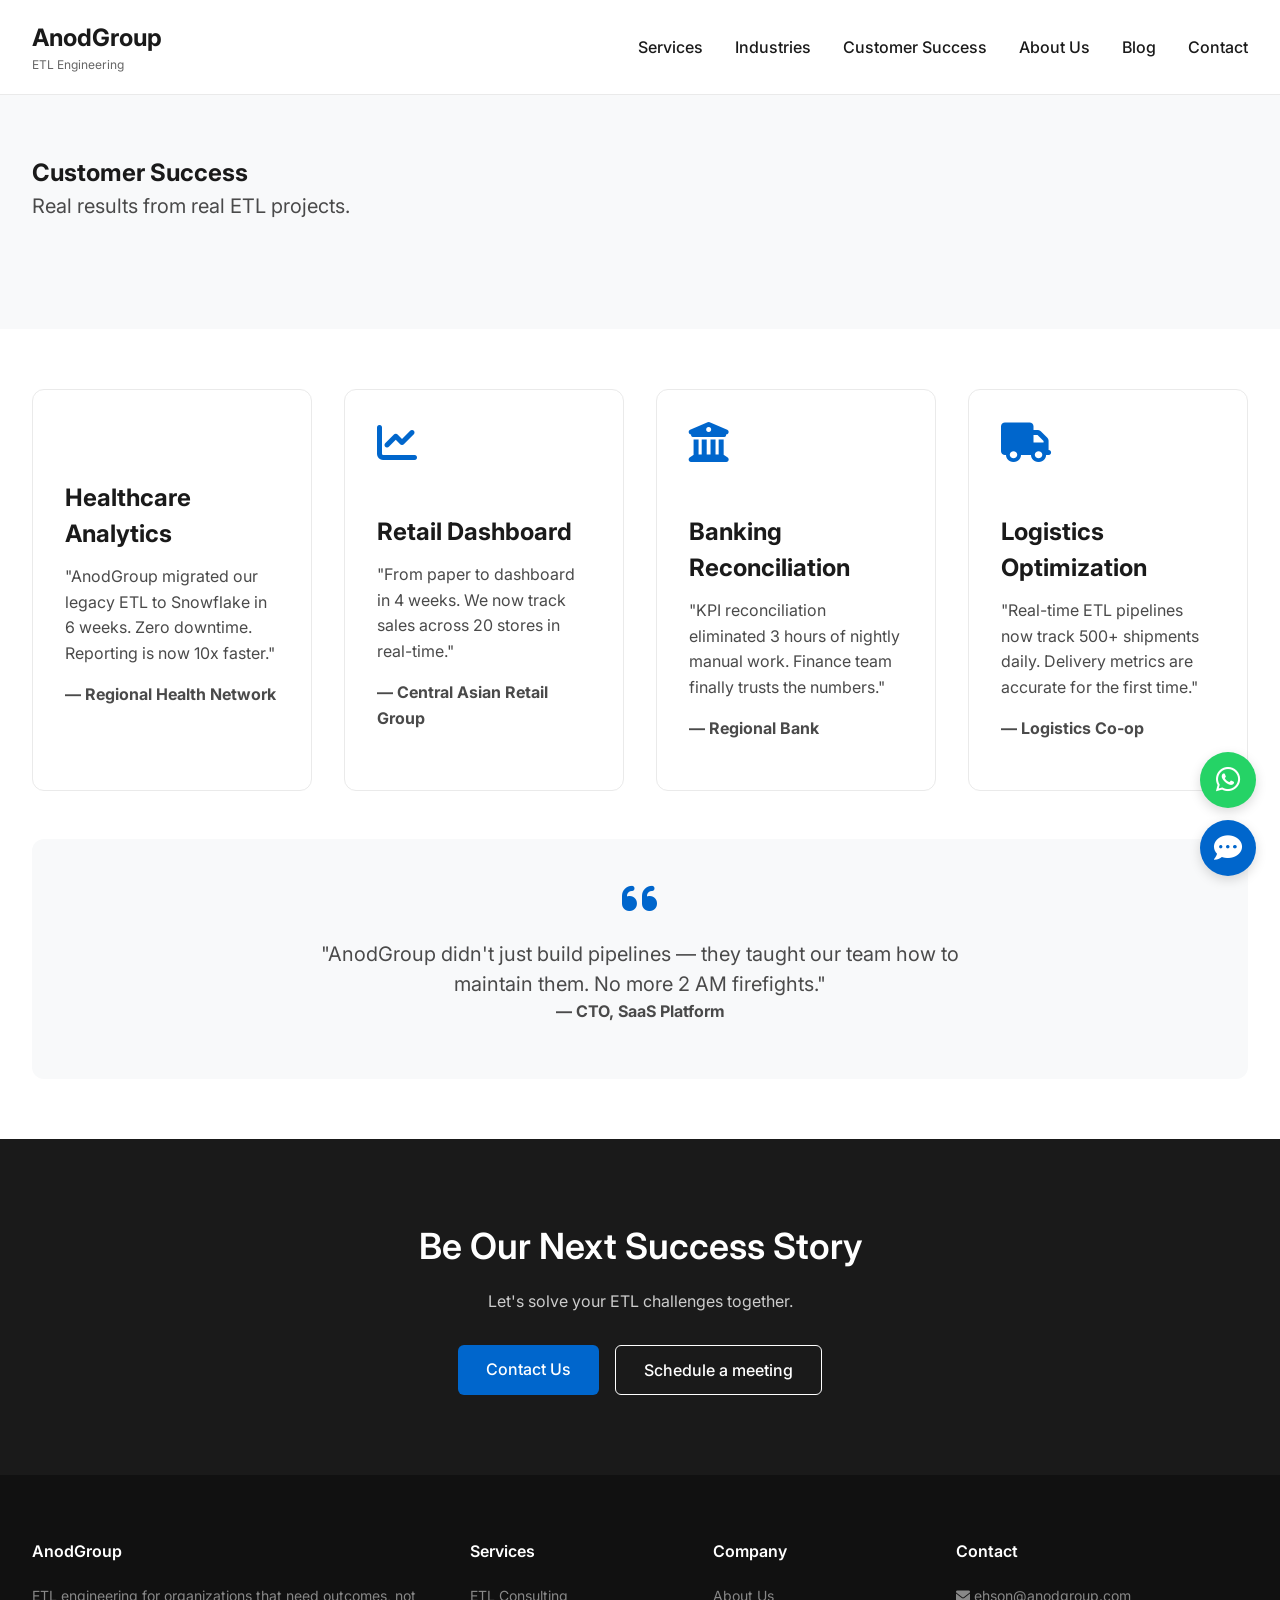
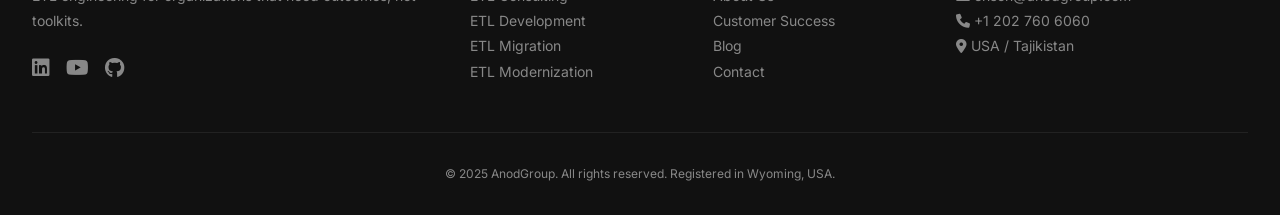
<file: success.html>
<!DOCTYPE html>
<html lang="en">
<head>
    <meta charset="UTF-8">
    <meta name="viewport" content="width=device-width, initial-scale=1.0">
    <title>Customer Success - AnodGroup</title>
    <link rel="stylesheet" href="css/style.css">
    <link rel="stylesheet" href="https://cdnjs.cloudflare.com/ajax/libs/font-awesome/6.0.0/css/all.min.css">
    <link href="https://fonts.googleapis.com/css2?family=Inter:opsz,wght@14..32,300;14..32,400;14..32,500;14..32,600;14..32,700&display=swap" rel="stylesheet">
</head>
<body>

<header>
    <div class="container">
        <div class="logo">
            <a href="index.html">AnodGroup</a>
            <span class="logo-tag">ETL Engineering</span>
        </div>
        <nav>
            <ul>
                <li><a href="index.html">Services</a></li>
                <li><a href="industries.html">Industries</a></li>
                <li><a href="success.html">Customer Success</a></li>
                <li><a href="about.html">About Us</a></li>
                <li><a href="blog.html">Blog</a></li>
                <li><a href="contact.html">Contact</a></li>
            </ul>
        </nav>
        <div class="mobile-menu">
            <i class="fas fa-bars"></i>
        </div>
    </div>
</header>

<main>
    <section class="service-hero">
        <div class="container">
            <h1>Customer Success</h1>
            <p class="hero-subtitle">Real results from real ETL projects.</p>
        </div>
    </section>

    <section class="service-content">
        <div class="container">
            <div class="grid-4" style="margin-bottom: 48px;">
                <div class="service-card">
                    <i class="fas fa-chart-simple"></i>
                    <h3>Healthcare Analytics</h3>
                    <p>"AnodGroup migrated our legacy ETL to Snowflake in 6 weeks. Zero downtime. Reporting is now 10x faster."</p>
                    <p><strong>— Regional Health Network</strong></p>
                </div>
                <div class="service-card">
                    <i class="fas fa-chart-line"></i>
                    <h3>Retail Dashboard</h3>
                    <p>"From paper to dashboard in 4 weeks. We now track sales across 20 stores in real-time."</p>
                    <p><strong>— Central Asian Retail Group</strong></p>
                </div>
                <div class="service-card">
                    <i class="fas fa-building-columns"></i>
                    <h3>Banking Reconciliation</h3>
                    <p>"KPI reconciliation eliminated 3 hours of nightly manual work. Finance team finally trusts the numbers."</p>
                    <p><strong>— Regional Bank</strong></p>
                </div>
                <div class="service-card">
                    <i class="fas fa-truck"></i>
                    <h3>Logistics Optimization</h3>
                    <p>"Real-time ETL pipelines now track 500+ shipments daily. Delivery metrics are accurate for the first time."</p>
                    <p><strong>— Logistics Co-op</strong></p>
                </div>
            </div>
            <div style="text-align: center; padding: 40px; background: #f8f9fa; border-radius: 12px;">
                <i class="fas fa-quote-left" style="font-size: 40px; color: #0066cc; margin-bottom: 20px; display: block;"></i>
                <p style="font-size: 20px; max-width: 700px; margin: 0 auto;">"AnodGroup didn't just build pipelines — they taught our team how to maintain them. No more 2 AM firefights."</p>
                <p><strong>— CTO, SaaS Platform</strong></p>
            </div>
        </div>
    </section>

    <section class="cta">
        <div class="container">
            <h2>Be Our Next Success Story</h2>
            <p>Let's solve your ETL challenges together.</p>
            <div class="cta-buttons">
                <a href="contact.html" class="btn-primary">Contact Us</a>
                <a href="https://cal.com/anodgroup" class="btn-secondary" target="_blank">Schedule a meeting</a>
            </div>
        </div>
    </section>
</main>

<footer>
    <div class="container">
        <div class="footer-grid">
            <div class="footer-col">
                <h4>AnodGroup</h4>
                <p>ETL engineering for organizations that need outcomes, not toolkits.</p>
                <div class="social-icons">
                    <a href="#"><i class="fab fa-linkedin"></i></a>
                    <a href="#"><i class="fab fa-youtube"></i></a>
                    <a href="#"><i class="fab fa-github"></i></a>
                </div>
            </div>
            <div class="footer-col">
                <h4>Services</h4>
                <ul>
                    <li><a href="services/etl-consulting.html">ETL Consulting</a></li>
                    <li><a href="services/etl-development.html">ETL Development</a></li>
                    <li><a href="services/etl-migration.html">ETL Migration</a></li>
                    <li><a href="services/etl-modernization.html">ETL Modernization</a></li>
                </ul>
            </div>
            <div class="footer-col">
                <h4>Company</h4>
                <ul>
                    <li><a href="about.html">About Us</a></li>
                    <li><a href="success.html">Customer Success</a></li>
                    <li><a href="blog.html">Blog</a></li>
                    <li><a href="contact.html">Contact</a></li>
                </ul>
            </div>
            <div class="footer-col">
                <h4>Contact</h4>
                <ul>
                    <li><i class="fas fa-envelope"></i> ehson@anodgroup.com</li>
                    <li><i class="fas fa-phone"></i> +1 202 760 6060</li>
                    <li><i class="fas fa-map-marker-alt"></i> USA / Tajikistan</li>
                </ul>
            </div>
        </div>
        <div class="footer-bottom">
            <p>&copy; 2025 AnodGroup. All rights reserved. Registered in Wyoming, USA.</p>
        </div>
    </div>
</footer>

<div class="chat-buttons">
    <a href="https://wa.me/12027606060" class="whatsapp-btn" target="_blank"><i class="fab fa-whatsapp"></i></a>
    <button class="livechat-btn" id="livechatBtn"><i class="fas fa-comment-dots"></i></button>
</div>

<script src="js/main.js"></script>
</body>
</html>
</file>
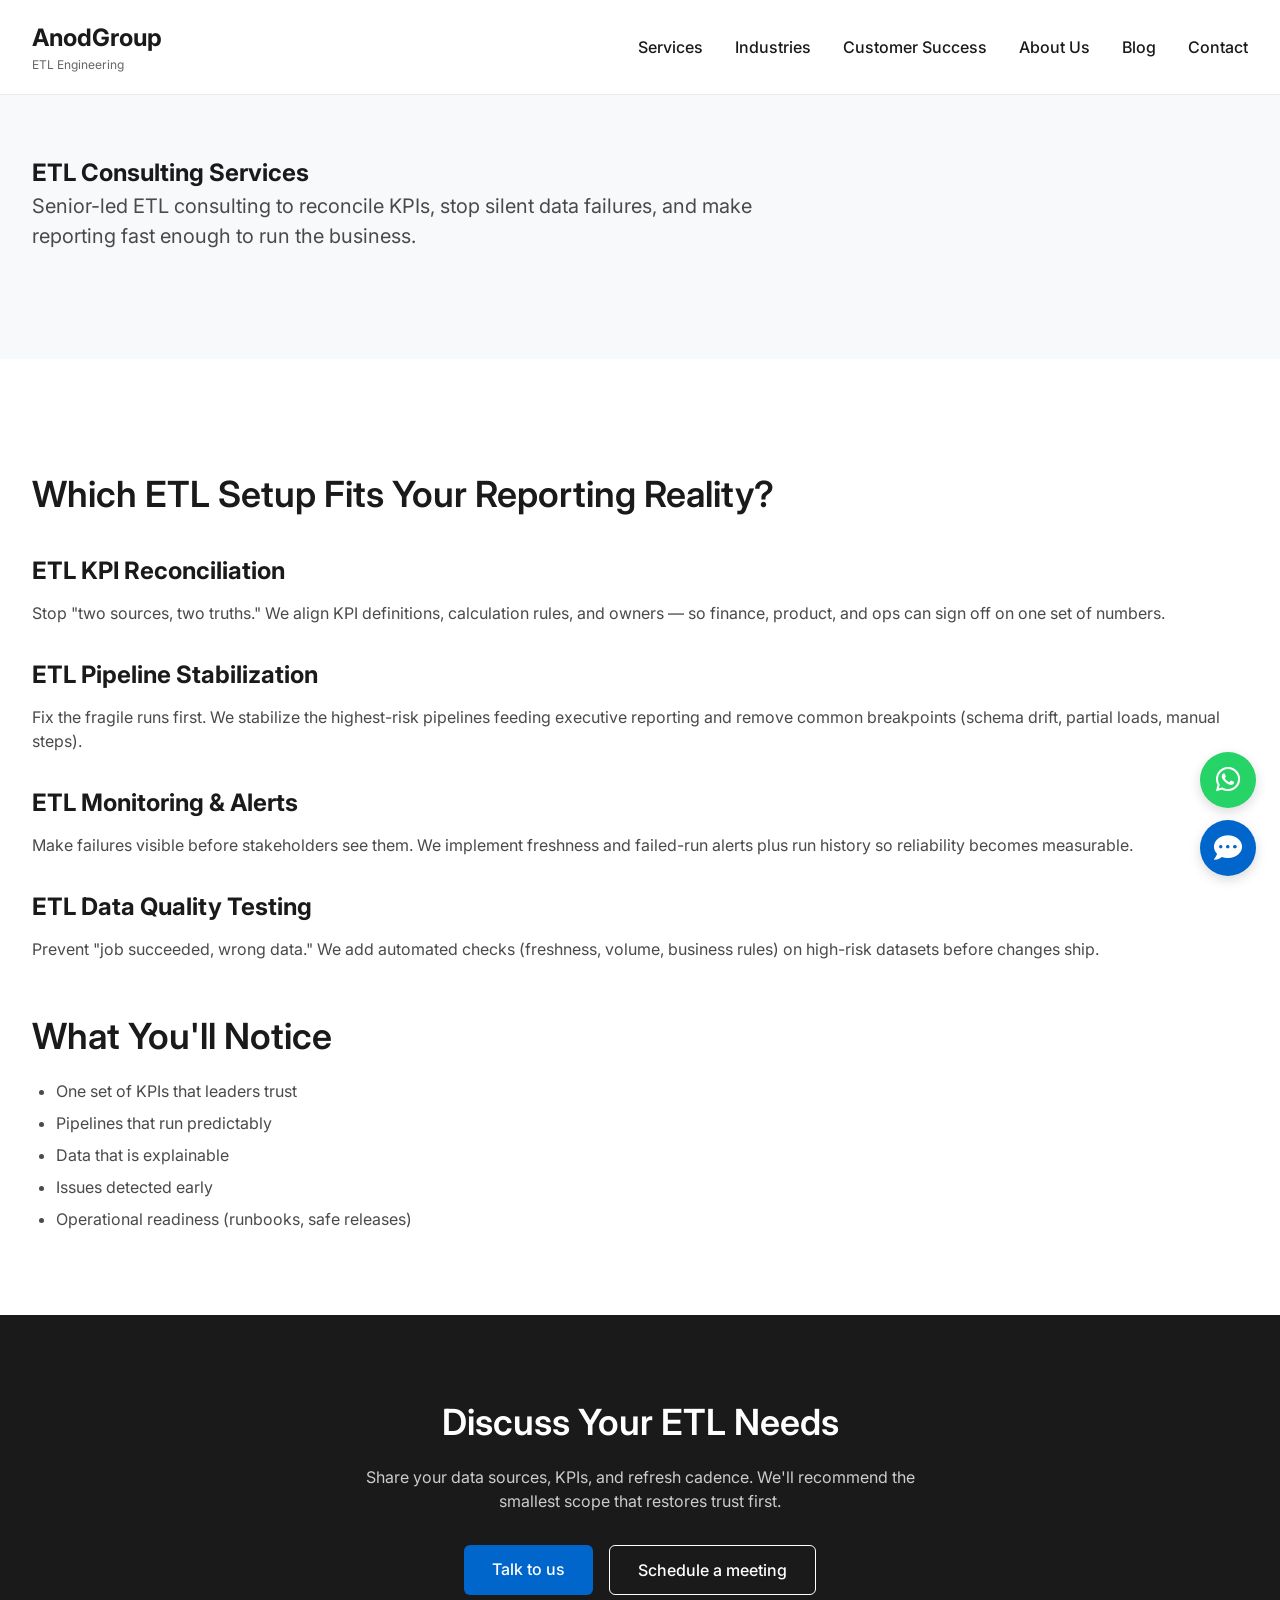
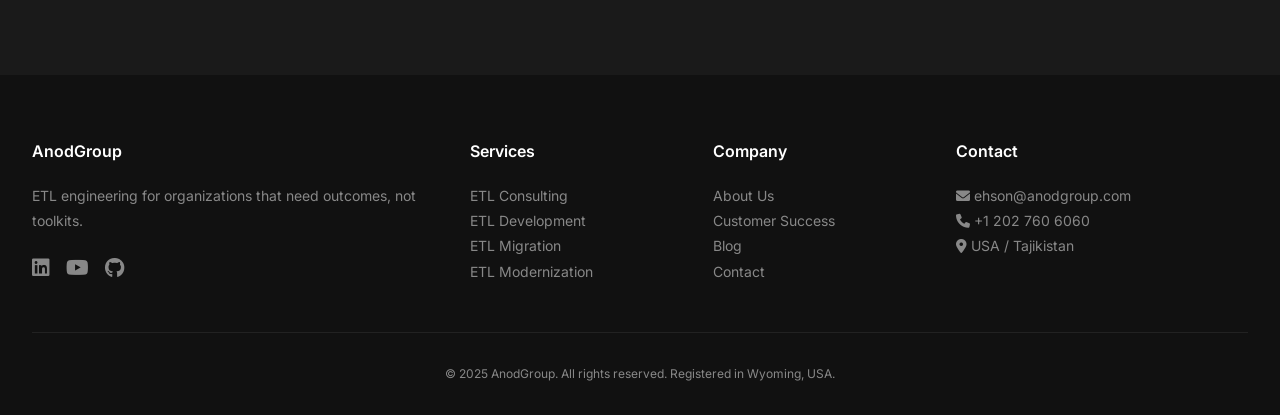
<file: services/etl-consulting.html>
<!DOCTYPE html>
<html lang="en">
<head>
    <meta charset="UTF-8">
    <meta name="viewport" content="width=device-width, initial-scale=1.0">
    <title>ETL Consulting - AnodGroup</title>
    <link rel="stylesheet" href="../css/style.css">
    <link rel="stylesheet" href="https://cdnjs.cloudflare.com/ajax/libs/font-awesome/6.0.0/css/all.min.css">
    <link href="https://fonts.googleapis.com/css2?family=Inter:opsz,wght@14..32,300;14..32,400;14..32,500;14..32,600;14..32,700&display=swap" rel="stylesheet">
</head>
<body>

<header>
    <div class="container">
        <div class="logo">
            <a href="../index.html">AnodGroup</a>
            <span class="logo-tag">ETL Engineering</span>
        </div>
        <nav>
            <ul>
                <li><a href="../index.html">Services</a></li>
                <li><a href="../industries.html">Industries</a></li>
                <li><a href="../success.html">Customer Success</a></li>
                <li><a href="../about.html">About Us</a></li>
                <li><a href="../blog.html">Blog</a></li>
                <li><a href="../contact.html">Contact</a></li>
            </ul>
        </nav>
        <div class="mobile-menu">
            <i class="fas fa-bars"></i>
        </div>
    </div>
</header>

<main>
    <section class="service-hero">
        <div class="container">
            <h1>ETL Consulting Services</h1>
            <p class="hero-subtitle">Senior-led ETL consulting to reconcile KPIs, stop silent data failures, and make reporting fast enough to run the business.</p>
        </div>
    </section>

    <section class="service-content">
        <div class="container">
            <h2>Which ETL Setup Fits Your Reporting Reality?</h2>
            
            <h3>ETL KPI Reconciliation</h3>
            <p>Stop "two sources, two truths." We align KPI definitions, calculation rules, and owners — so finance, product, and ops can sign off on one set of numbers.</p>
            
            <h3>ETL Pipeline Stabilization</h3>
            <p>Fix the fragile runs first. We stabilize the highest-risk pipelines feeding executive reporting and remove common breakpoints (schema drift, partial loads, manual steps).</p>
            
            <h3>ETL Monitoring & Alerts</h3>
            <p>Make failures visible before stakeholders see them. We implement freshness and failed-run alerts plus run history so reliability becomes measurable.</p>
            
            <h3>ETL Data Quality Testing</h3>
            <p>Prevent "job succeeded, wrong data." We add automated checks (freshness, volume, business rules) on high-risk datasets before changes ship.</p>
            
            <h2>What You'll Notice</h2>
            <ul>
                <li>One set of KPIs that leaders trust</li>
                <li>Pipelines that run predictably</li>
                <li>Data that is explainable</li>
                <li>Issues detected early</li>
                <li>Operational readiness (runbooks, safe releases)</li>
            </ul>
        </div>
    </section>

    <section class="cta">
        <div class="container">
            <h2>Discuss Your ETL Needs</h2>
            <p>Share your data sources, KPIs, and refresh cadence. We'll recommend the smallest scope that restores trust first.</p>
            <div class="cta-buttons">
                <a href="../contact.html" class="btn-primary">Talk to us</a>
                <a href="https://cal.com/anodgroup" class="btn-secondary" target="_blank">Schedule a meeting</a>
            </div>
        </div>
    </section>
</main>

<footer>
    <div class="container">
        <div class="footer-grid">
            <div class="footer-col">
                <h4>AnodGroup</h4>
                <p>ETL engineering for organizations that need outcomes, not toolkits.</p>
                <div class="social-icons">
                    <a href="#"><i class="fab fa-linkedin"></i></a>
                    <a href="#"><i class="fab fa-youtube"></i></a>
                    <a href="#"><i class="fab fa-github"></i></a>
                </div>
            </div>
            <div class="footer-col">
                <h4>Services</h4>
                <ul>
                    <li><a href="etl-consulting.html">ETL Consulting</a></li>
                    <li><a href="etl-development.html">ETL Development</a></li>
                    <li><a href="etl-migration.html">ETL Migration</a></li>
                    <li><a href="etl-modernization.html">ETL Modernization</a></li>
                </ul>
            </div>
            <div class="footer-col">
                <h4>Company</h4>
                <ul>
                    <li><a href="../about.html">About Us</a></li>
                    <li><a href="../success.html">Customer Success</a></li>
                    <li><a href="../blog.html">Blog</a></li>
                    <li><a href="../contact.html">Contact</a></li>
                </ul>
            </div>
            <div class="footer-col">
                <h4>Contact</h4>
                <ul>
                    <li><i class="fas fa-envelope"></i> ehson@anodgroup.com</li>
                    <li><i class="fas fa-phone"></i> +1 202 760 6060</li>
                    <li><i class="fas fa-map-marker-alt"></i> USA / Tajikistan</li>
                </ul>
            </div>
        </div>
        <div class="footer-bottom">
            <p>&copy; 2025 AnodGroup. All rights reserved. Registered in Wyoming, USA.</p>
        </div>
    </div>
</footer>

<div class="chat-buttons">
    <a href="https://wa.me/12027606060" class="whatsapp-btn" target="_blank"><i class="fab fa-whatsapp"></i></a>
    <button class="livechat-btn" id="livechatBtn"><i class="fas fa-comment-dots"></i></button>
</div>

<script src="../js/main.js"></script>
</body>
</html>
</file>
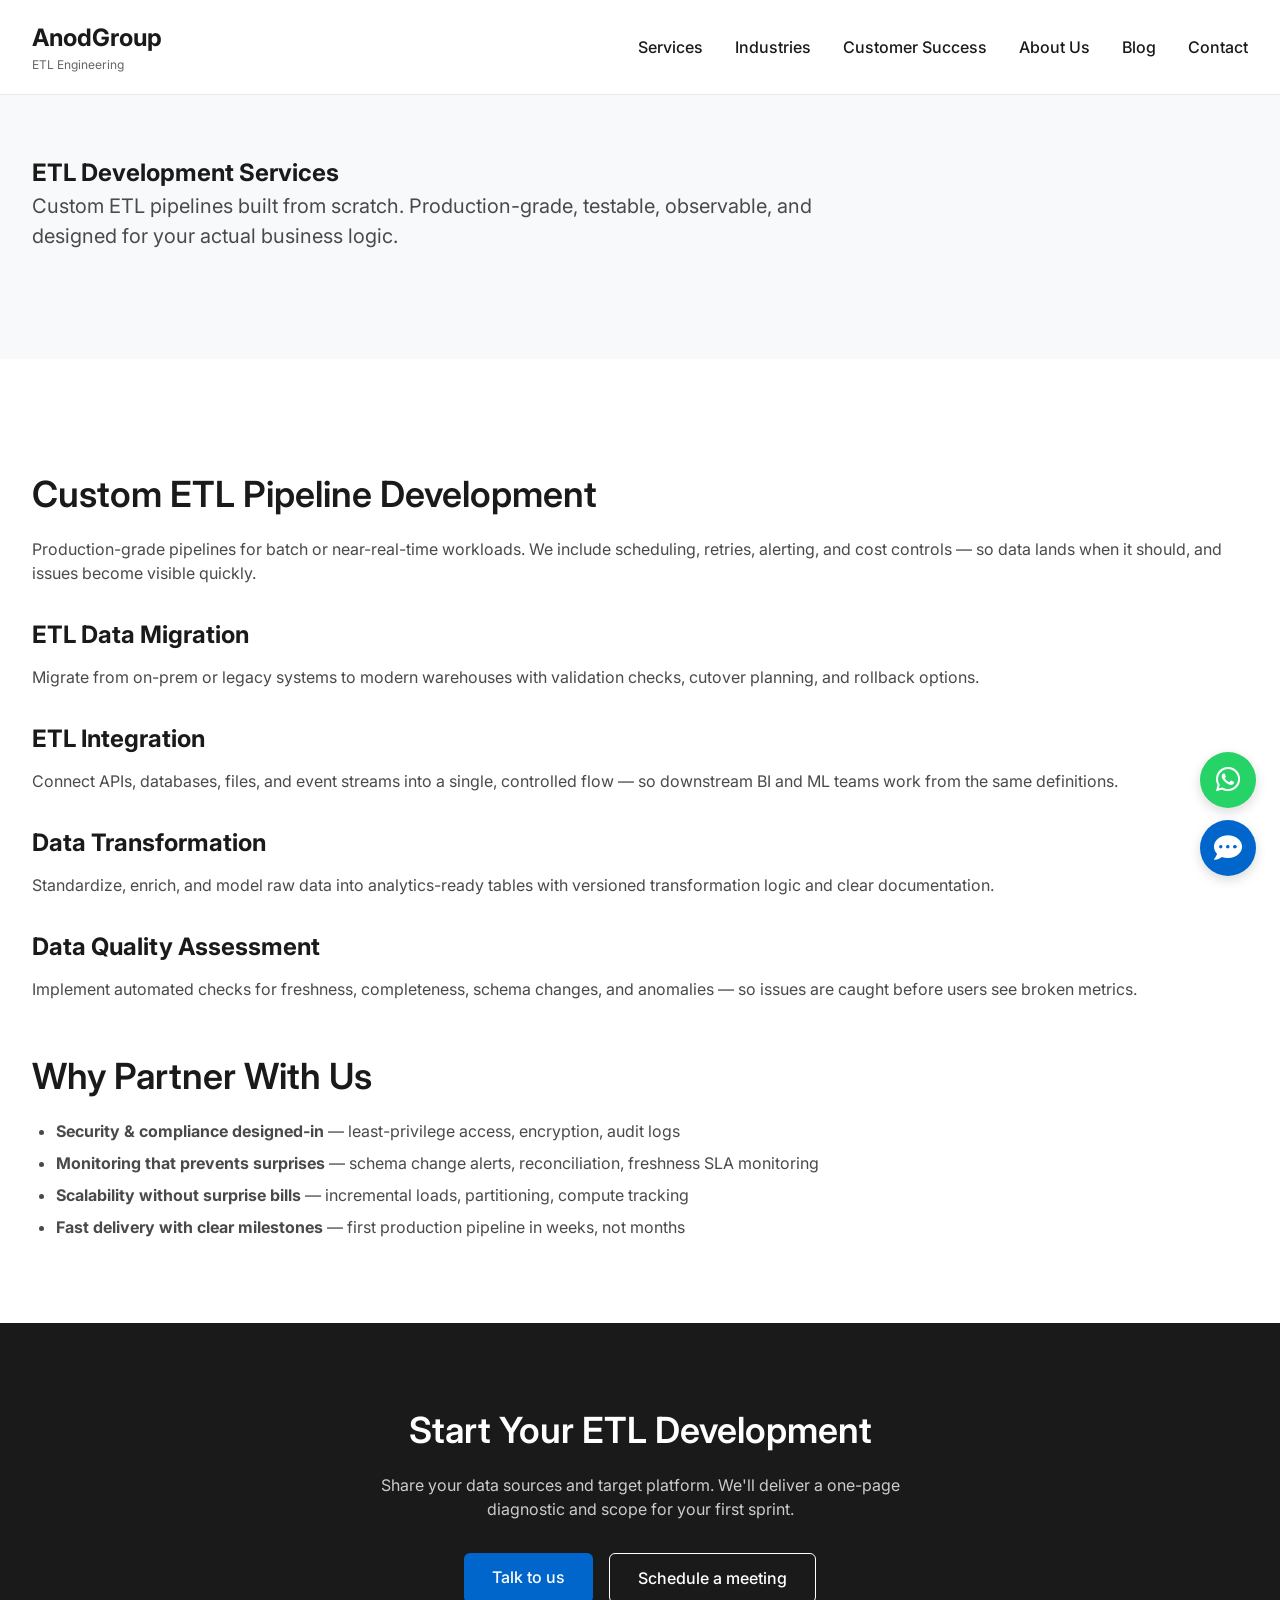
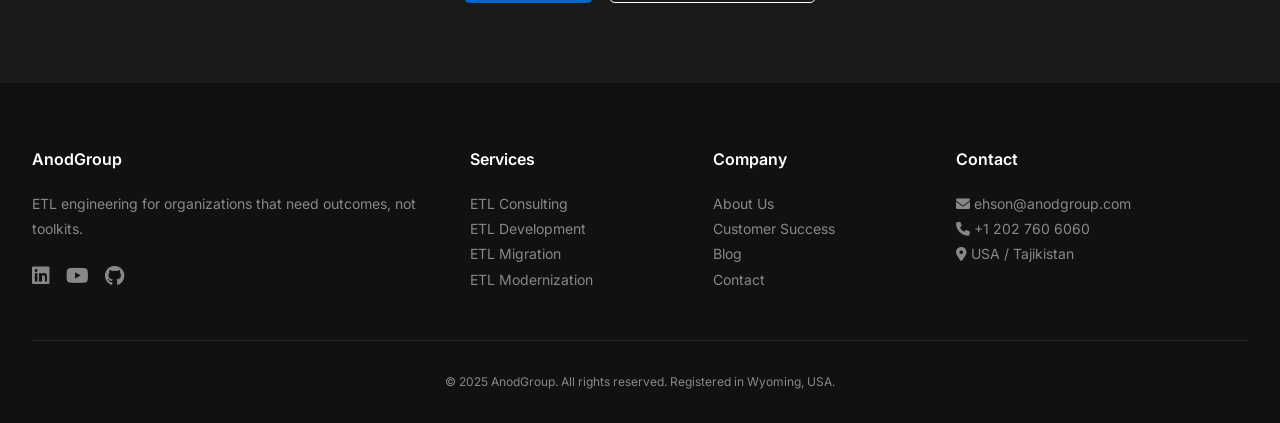
<file: services/etl-development.html>
<!DOCTYPE html>
<html lang="en">
<head>
    <meta charset="UTF-8">
    <meta name="viewport" content="width=device-width, initial-scale=1.0">
    <title>ETL Development - AnodGroup</title>
    <link rel="stylesheet" href="../css/style.css">
    <link rel="stylesheet" href="https://cdnjs.cloudflare.com/ajax/libs/font-awesome/6.0.0/css/all.min.css">
    <link href="https://fonts.googleapis.com/css2?family=Inter:opsz,wght@14..32,300;14..32,400;14..32,500;14..32,600;14..32,700&display=swap" rel="stylesheet">
</head>
<body>

<header>
    <div class="container">
        <div class="logo">
            <a href="../index.html">AnodGroup</a>
            <span class="logo-tag">ETL Engineering</span>
        </div>
        <nav>
            <ul>
                <li><a href="../index.html">Services</a></li>
                <li><a href="../industries.html">Industries</a></li>
                <li><a href="../success.html">Customer Success</a></li>
                <li><a href="../about.html">About Us</a></li>
                <li><a href="../blog.html">Blog</a></li>
                <li><a href="../contact.html">Contact</a></li>
            </ul>
        </nav>
        <div class="mobile-menu">
            <i class="fas fa-bars"></i>
        </div>
    </div>
</header>

<main>
    <section class="service-hero">
        <div class="container">
            <h1>ETL Development Services</h1>
            <p class="hero-subtitle">Custom ETL pipelines built from scratch. Production-grade, testable, observable, and designed for your actual business logic.</p>
        </div>
    </section>

    <section class="service-content">
        <div class="container">
            <h2>Custom ETL Pipeline Development</h2>
            <p>Production-grade pipelines for batch or near-real-time workloads. We include scheduling, retries, alerting, and cost controls — so data lands when it should, and issues become visible quickly.</p>
            
            <h3>ETL Data Migration</h3>
            <p>Migrate from on-prem or legacy systems to modern warehouses with validation checks, cutover planning, and rollback options.</p>
            
            <h3>ETL Integration</h3>
            <p>Connect APIs, databases, files, and event streams into a single, controlled flow — so downstream BI and ML teams work from the same definitions.</p>
            
            <h3>Data Transformation</h3>
            <p>Standardize, enrich, and model raw data into analytics-ready tables with versioned transformation logic and clear documentation.</p>
            
            <h3>Data Quality Assessment</h3>
            <p>Implement automated checks for freshness, completeness, schema changes, and anomalies — so issues are caught before users see broken metrics.</p>
            
            <h2>Why Partner With Us</h2>
            <ul>
                <li><strong>Security & compliance designed-in</strong> — least-privilege access, encryption, audit logs</li>
                <li><strong>Monitoring that prevents surprises</strong> — schema change alerts, reconciliation, freshness SLA monitoring</li>
                <li><strong>Scalability without surprise bills</strong> — incremental loads, partitioning, compute tracking</li>
                <li><strong>Fast delivery with clear milestones</strong> — first production pipeline in weeks, not months</li>
            </ul>
        </div>
    </section>

    <section class="cta">
        <div class="container">
            <h2>Start Your ETL Development</h2>
            <p>Share your data sources and target platform. We'll deliver a one-page diagnostic and scope for your first sprint.</p>
            <div class="cta-buttons">
                <a href="../contact.html" class="btn-primary">Talk to us</a>
                <a href="https://cal.com/anodgroup" class="btn-secondary" target="_blank">Schedule a meeting</a>
            </div>
        </div>
    </section>
</main>

<footer>
    <div class="container">
        <div class="footer-grid">
            <div class="footer-col">
                <h4>AnodGroup</h4>
                <p>ETL engineering for organizations that need outcomes, not toolkits.</p>
                <div class="social-icons">
                    <a href="#"><i class="fab fa-linkedin"></i></a>
                    <a href="#"><i class="fab fa-youtube"></i></a>
                    <a href="#"><i class="fab fa-github"></i></a>
                </div>
            </div>
            <div class="footer-col">
                <h4>Services</h4>
                <ul>
                    <li><a href="etl-consulting.html">ETL Consulting</a></li>
                    <li><a href="etl-development.html">ETL Development</a></li>
                    <li><a href="etl-migration.html">ETL Migration</a></li>
                    <li><a href="etl-modernization.html">ETL Modernization</a></li>
                </ul>
            </div>
            <div class="footer-col">
                <h4>Company</h4>
                <ul>
                    <li><a href="../about.html">About Us</a></li>
                    <li><a href="../success.html">Customer Success</a></li>
                    <li><a href="../blog.html">Blog</a></li>
                    <li><a href="../contact.html">Contact</a></li>
                </ul>
            </div>
            <div class="footer-col">
                <h4>Contact</h4>
                <ul>
                    <li><i class="fas fa-envelope"></i> ehson@anodgroup.com</li>
                    <li><i class="fas fa-phone"></i> +1 202 760 6060</li>
                    <li><i class="fas fa-map-marker-alt"></i> USA / Tajikistan</li>
                </ul>
            </div>
        </div>
        <div class="footer-bottom">
            <p>&copy; 2025 AnodGroup. All rights reserved. Registered in Wyoming, USA.</p>
        </div>
    </div>
</footer>

<div class="chat-buttons">
    <a href="https://wa.me/12027606060" class="whatsapp-btn" target="_blank"><i class="fab fa-whatsapp"></i></a>
    <button class="livechat-btn" id="livechatBtn"><i class="fas fa-comment-dots"></i></button>
</div>

<script src="../js/main.js"></script>
</body>
</html>
</file>
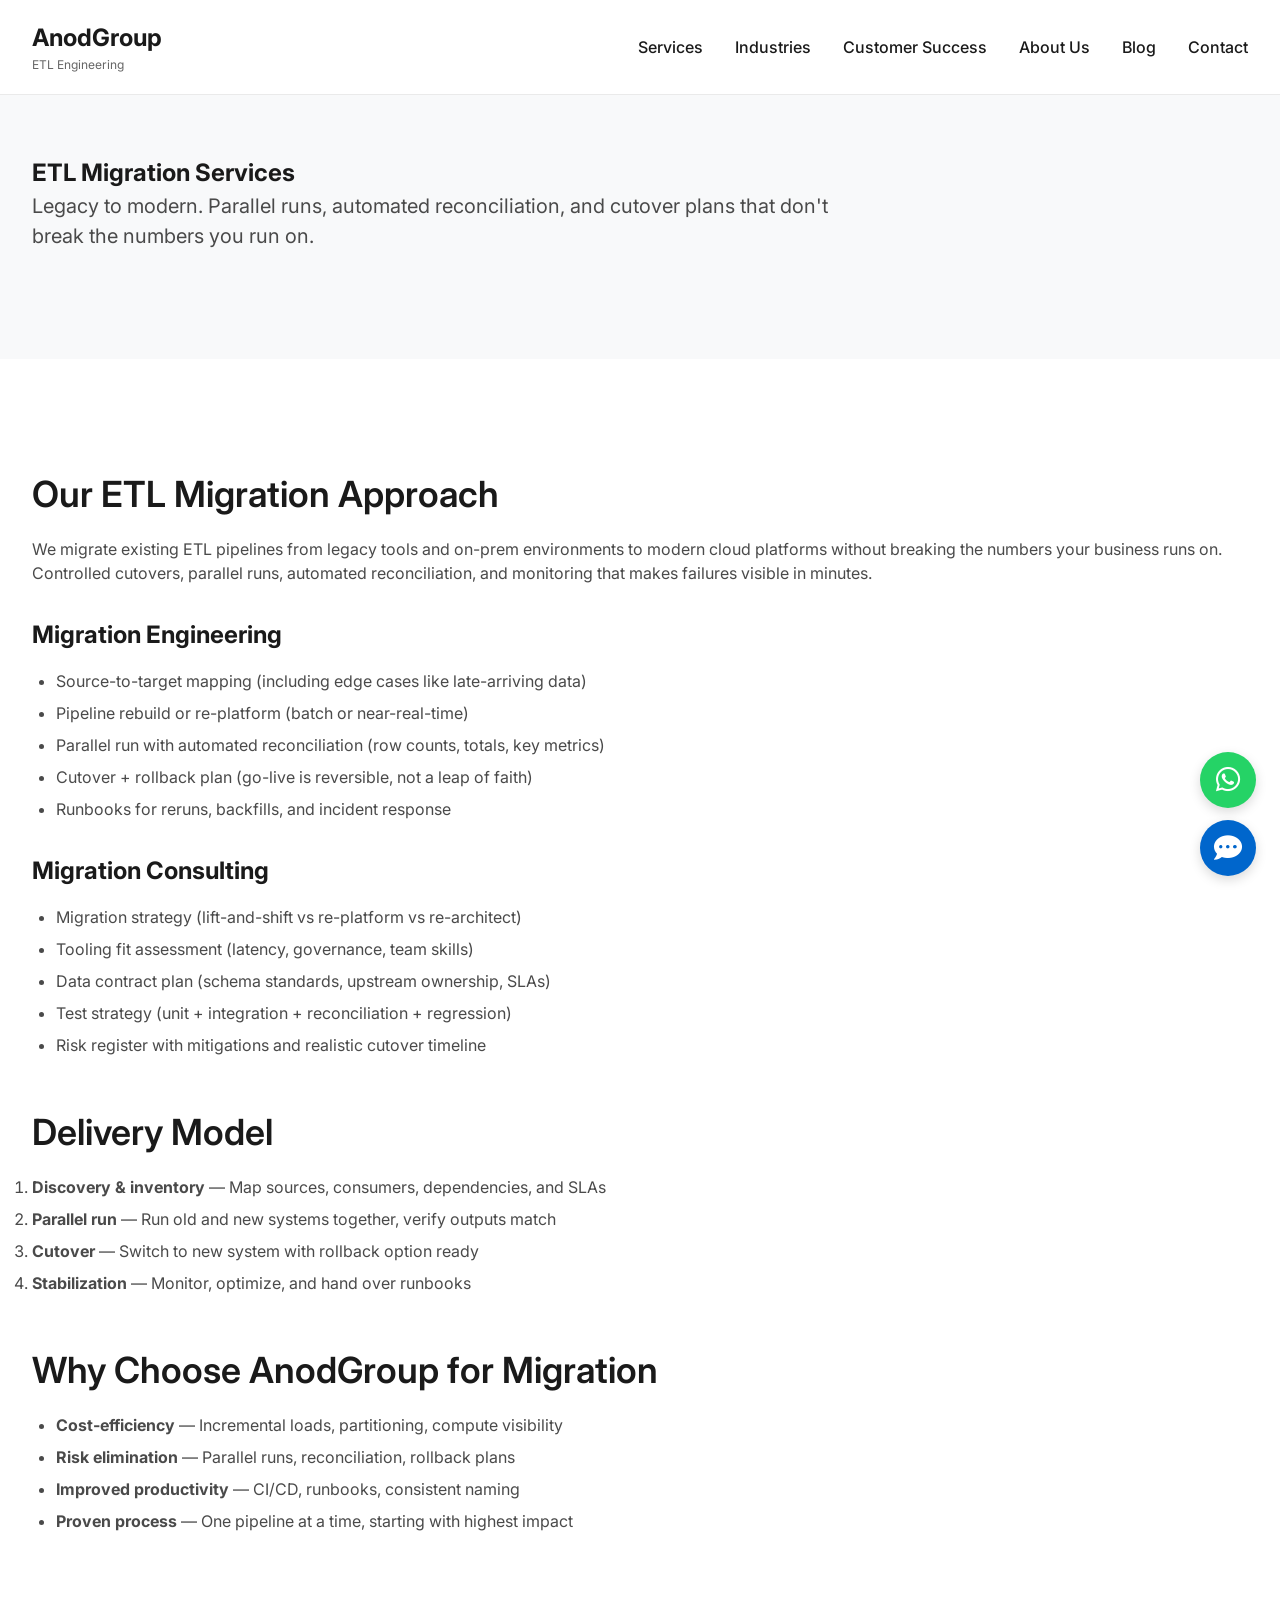
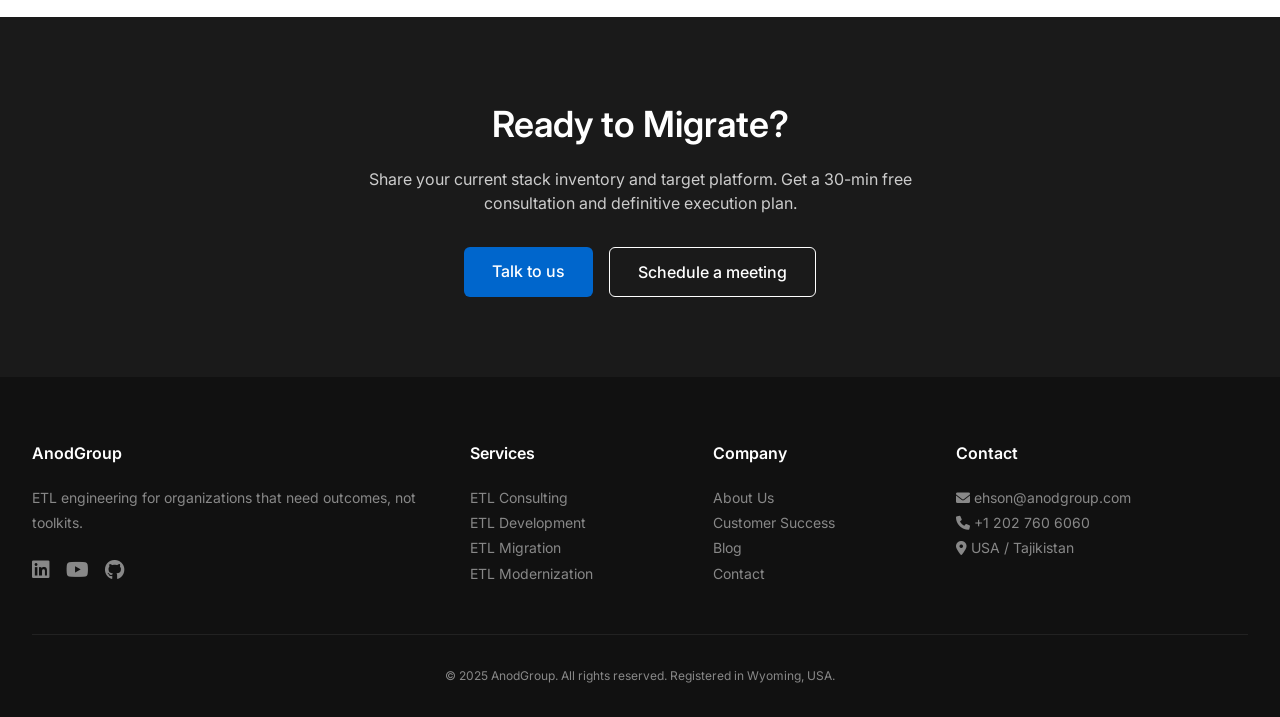
<file: services/etl-migration.html>
<!DOCTYPE html>
<html lang="en">
<head>
    <meta charset="UTF-8">
    <meta name="viewport" content="width=device-width, initial-scale=1.0">
    <title>ETL Migration - AnodGroup</title>
    <link rel="stylesheet" href="../css/style.css">
    <link rel="stylesheet" href="https://cdnjs.cloudflare.com/ajax/libs/font-awesome/6.0.0/css/all.min.css">
    <link href="https://fonts.googleapis.com/css2?family=Inter:opsz,wght@14..32,300;14..32,400;14..32,500;14..32,600;14..32,700&display=swap" rel="stylesheet">
</head>
<body>

<header>
    <div class="container">
        <div class="logo">
            <a href="../index.html">AnodGroup</a>
            <span class="logo-tag">ETL Engineering</span>
        </div>
        <nav>
            <ul>
                <li><a href="../index.html">Services</a></li>
                <li><a href="../industries.html">Industries</a></li>
                <li><a href="../success.html">Customer Success</a></li>
                <li><a href="../about.html">About Us</a></li>
                <li><a href="../blog.html">Blog</a></li>
                <li><a href="../contact.html">Contact</a></li>
            </ul>
        </nav>
        <div class="mobile-menu">
            <i class="fas fa-bars"></i>
        </div>
    </div>
</header>

<main>
    <section class="service-hero">
        <div class="container">
            <h1>ETL Migration Services</h1>
            <p class="hero-subtitle">Legacy to modern. Parallel runs, automated reconciliation, and cutover plans that don't break the numbers you run on.</p>
        </div>
    </section>

    <section class="service-content">
        <div class="container">
            <h2>Our ETL Migration Approach</h2>
            <p>We migrate existing ETL pipelines from legacy tools and on-prem environments to modern cloud platforms without breaking the numbers your business runs on. Controlled cutovers, parallel runs, automated reconciliation, and monitoring that makes failures visible in minutes.</p>
            
            <h3>Migration Engineering</h3>
            <ul>
                <li>Source-to-target mapping (including edge cases like late-arriving data)</li>
                <li>Pipeline rebuild or re-platform (batch or near-real-time)</li>
                <li>Parallel run with automated reconciliation (row counts, totals, key metrics)</li>
                <li>Cutover + rollback plan (go-live is reversible, not a leap of faith)</li>
                <li>Runbooks for reruns, backfills, and incident response</li>
            </ul>
            
            <h3>Migration Consulting</h3>
            <ul>
                <li>Migration strategy (lift-and-shift vs re-platform vs re-architect)</li>
                <li>Tooling fit assessment (latency, governance, team skills)</li>
                <li>Data contract plan (schema standards, upstream ownership, SLAs)</li>
                <li>Test strategy (unit + integration + reconciliation + regression)</li>
                <li>Risk register with mitigations and realistic cutover timeline</li>
            </ul>
            
            <h2>Delivery Model</h2>
            <ol>
                <li><strong>Discovery & inventory</strong> — Map sources, consumers, dependencies, and SLAs</li>
                <li><strong>Parallel run</strong> — Run old and new systems together, verify outputs match</li>
                <li><strong>Cutover</strong> — Switch to new system with rollback option ready</li>
                <li><strong>Stabilization</strong> — Monitor, optimize, and hand over runbooks</li>
            </ol>
            
            <h2>Why Choose AnodGroup for Migration</h2>
            <ul>
                <li><strong>Cost-efficiency</strong> — Incremental loads, partitioning, compute visibility</li>
                <li><strong>Risk elimination</strong> — Parallel runs, reconciliation, rollback plans</li>
                <li><strong>Improved productivity</strong> — CI/CD, runbooks, consistent naming</li>
                <li><strong>Proven process</strong> — One pipeline at a time, starting with highest impact</li>
            </ul>
        </div>
    </section>

    <section class="cta">
        <div class="container">
            <h2>Ready to Migrate?</h2>
            <p>Share your current stack inventory and target platform. Get a 30-min free consultation and definitive execution plan.</p>
            <div class="cta-buttons">
                <a href="../contact.html" class="btn-primary">Talk to us</a>
                <a href="https://cal.com/anodgroup" class="btn-secondary" target="_blank">Schedule a meeting</a>
            </div>
        </div>
    </section>
</main>

<footer>
    <div class="container">
        <div class="footer-grid">
            <div class="footer-col">
                <h4>AnodGroup</h4>
                <p>ETL engineering for organizations that need outcomes, not toolkits.</p>
                <div class="social-icons">
                    <a href="#"><i class="fab fa-linkedin"></i></a>
                    <a href="#"><i class="fab fa-youtube"></i></a>
                    <a href="#"><i class="fab fa-github"></i></a>
                </div>
            </div>
            <div class="footer-col">
                <h4>Services</h4>
                <ul>
                    <li><a href="etl-consulting.html">ETL Consulting</a></li>
                    <li><a href="etl-development.html">ETL Development</a></li>
                    <li><a href="etl-migration.html">ETL Migration</a></li>
                    <li><a href="etl-modernization.html">ETL Modernization</a></li>
                </ul>
            </div>
            <div class="footer-col">
                <h4>Company</h4>
                <ul>
                    <li><a href="../about.html">About Us</a></li>
                    <li><a href="../success.html">Customer Success</a></li>
                    <li><a href="../blog.html">Blog</a></li>
                    <li><a href="../contact.html">Contact</a></li>
                </ul>
            </div>
            <div class="footer-col">
                <h4>Contact</h4>
                <ul>
                    <li><i class="fas fa-envelope"></i> ehson@anodgroup.com</li>
                    <li><i class="fas fa-phone"></i> +1 202 760 6060</li>
                    <li><i class="fas fa-map-marker-alt"></i> USA / Tajikistan</li>
                </ul>
            </div>
        </div>
        <div class="footer-bottom">
            <p>&copy; 2025 AnodGroup. All rights reserved. Registered in Wyoming, USA.</p>
        </div>
    </div>
</footer>

<div class="chat-buttons">
    <a href="https://wa.me/12027606060" class="whatsapp-btn" target="_blank"><i class="fab fa-whatsapp"></i></a>
    <button class="livechat-btn" id="livechatBtn"><i class="fas fa-comment-dots"></i></button>
</div>

<script src="../js/main.js"></script>
</body>
</html>
</file>
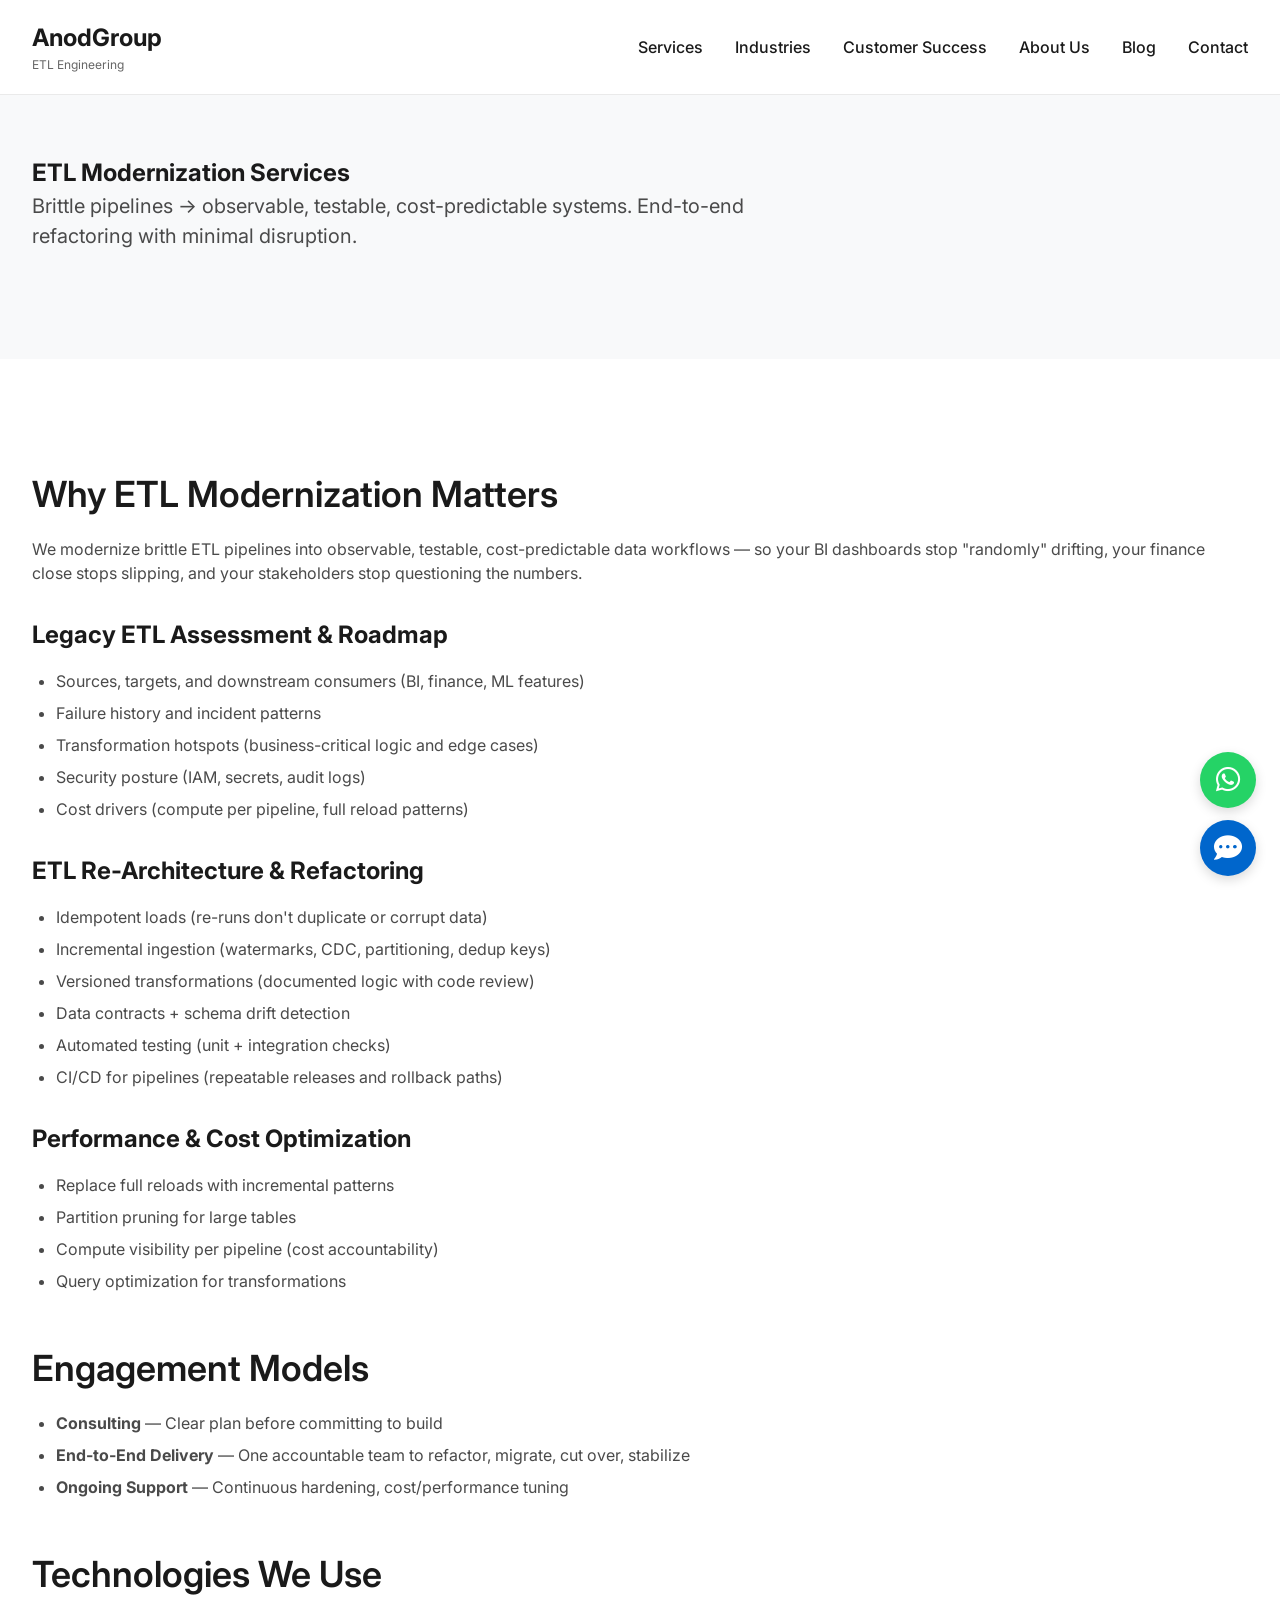
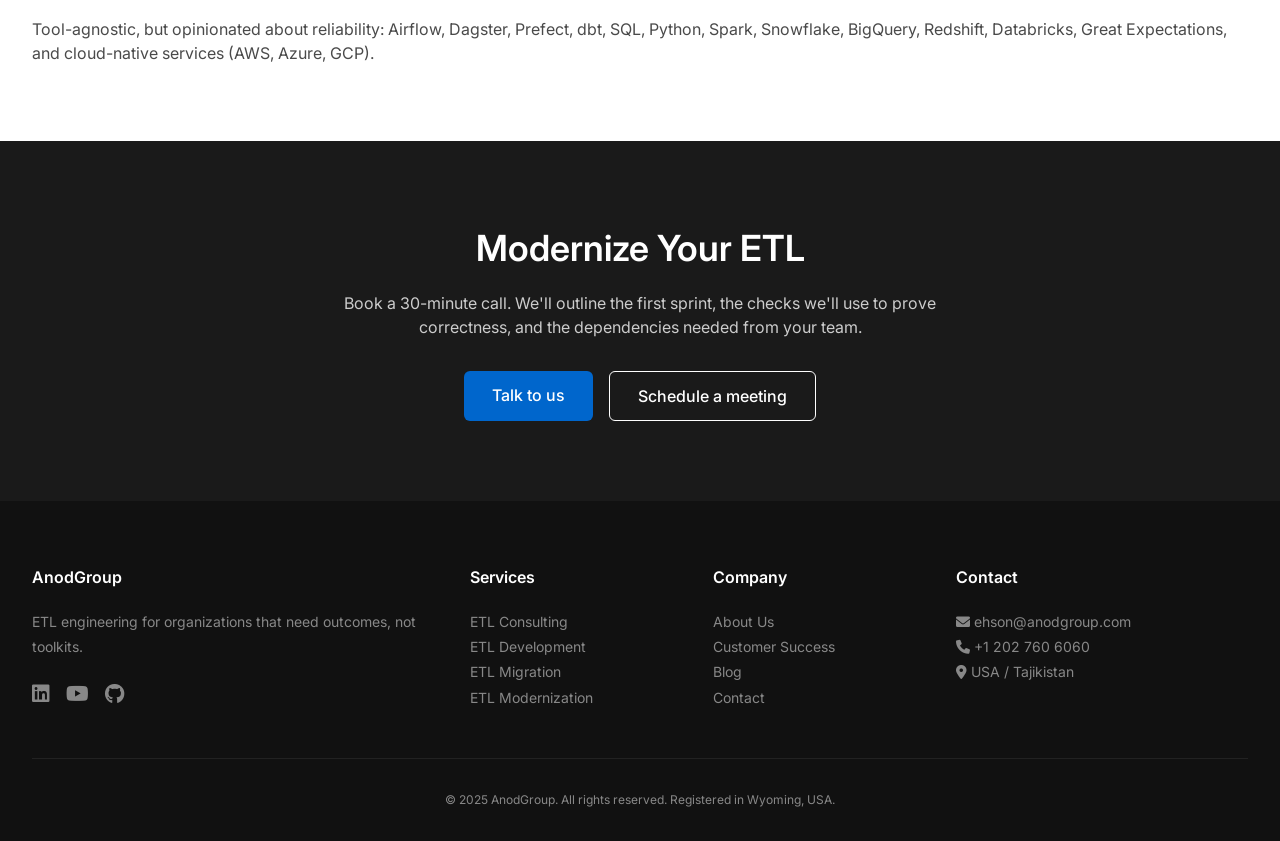
<file: services/etl-modernization.html>
<!DOCTYPE html>
<html lang="en">
<head>
    <meta charset="UTF-8">
    <meta name="viewport" content="width=device-width, initial-scale=1.0">
    <title>ETL Modernization - AnodGroup</title>
    <link rel="stylesheet" href="../css/style.css">
    <link rel="stylesheet" href="https://cdnjs.cloudflare.com/ajax/libs/font-awesome/6.0.0/css/all.min.css">
    <link href="https://fonts.googleapis.com/css2?family=Inter:opsz,wght@14..32,300;14..32,400;14..32,500;14..32,600;14..32,700&display=swap" rel="stylesheet">
</head>
<body>

<header>
    <div class="container">
        <div class="logo">
            <a href="../index.html">AnodGroup</a>
            <span class="logo-tag">ETL Engineering</span>
        </div>
        <nav>
            <ul>
                <li><a href="../index.html">Services</a></li>
                <li><a href="../industries.html">Industries</a></li>
                <li><a href="../success.html">Customer Success</a></li>
                <li><a href="../about.html">About Us</a></li>
                <li><a href="../blog.html">Blog</a></li>
                <li><a href="../contact.html">Contact</a></li>
            </ul>
        </nav>
        <div class="mobile-menu">
            <i class="fas fa-bars"></i>
        </div>
    </div>
</header>

<main>
    <section class="service-hero">
        <div class="container">
            <h1>ETL Modernization Services</h1>
            <p class="hero-subtitle">Brittle pipelines → observable, testable, cost-predictable systems. End-to-end refactoring with minimal disruption.</p>
        </div>
    </section>

    <section class="service-content">
        <div class="container">
            <h2>Why ETL Modernization Matters</h2>
            <p>We modernize brittle ETL pipelines into observable, testable, cost-predictable data workflows — so your BI dashboards stop "randomly" drifting, your finance close stops slipping, and your stakeholders stop questioning the numbers.</p>
            
            <h3>Legacy ETL Assessment & Roadmap</h3>
            <ul>
                <li>Sources, targets, and downstream consumers (BI, finance, ML features)</li>
                <li>Failure history and incident patterns</li>
                <li>Transformation hotspots (business-critical logic and edge cases)</li>
                <li>Security posture (IAM, secrets, audit logs)</li>
                <li>Cost drivers (compute per pipeline, full reload patterns)</li>
            </ul>
            
            <h3>ETL Re-Architecture & Refactoring</h3>
            <ul>
                <li>Idempotent loads (re-runs don't duplicate or corrupt data)</li>
                <li>Incremental ingestion (watermarks, CDC, partitioning, dedup keys)</li>
                <li>Versioned transformations (documented logic with code review)</li>
                <li>Data contracts + schema drift detection</li>
                <li>Automated testing (unit + integration checks)</li>
                <li>CI/CD for pipelines (repeatable releases and rollback paths)</li>
            </ul>
            
            <h3>Performance & Cost Optimization</h3>
            <ul>
                <li>Replace full reloads with incremental patterns</li>
                <li>Partition pruning for large tables</li>
                <li>Compute visibility per pipeline (cost accountability)</li>
                <li>Query optimization for transformations</li>
            </ul>
            
            <h2>Engagement Models</h2>
            <ul>
                <li><strong>Consulting</strong> — Clear plan before committing to build</li>
                <li><strong>End-to-End Delivery</strong> — One accountable team to refactor, migrate, cut over, stabilize</li>
                <li><strong>Ongoing Support</strong> — Continuous hardening, cost/performance tuning</li>
            </ul>
            
            <h2>Technologies We Use</h2>
            <p>Tool-agnostic, but opinionated about reliability: Airflow, Dagster, Prefect, dbt, SQL, Python, Spark, Snowflake, BigQuery, Redshift, Databricks, Great Expectations, and cloud-native services (AWS, Azure, GCP).</p>
        </div>
    </section>

    <section class="cta">
        <div class="container">
            <h2>Modernize Your ETL</h2>
            <p>Book a 30-minute call. We'll outline the first sprint, the checks we'll use to prove correctness, and the dependencies needed from your team.</p>
            <div class="cta-buttons">
                <a href="../contact.html" class="btn-primary">Talk to us</a>
                <a href="https://cal.com/anodgroup" class="btn-secondary" target="_blank">Schedule a meeting</a>
            </div>
        </div>
    </section>
</main>

<footer>
    <div class="container">
        <div class="footer-grid">
            <div class="footer-col">
                <h4>AnodGroup</h4>
                <p>ETL engineering for organizations that need outcomes, not toolkits.</p>
                <div class="social-icons">
                    <a href="#"><i class="fab fa-linkedin"></i></a>
                    <a href="#"><i class="fab fa-youtube"></i></a>
                    <a href="#"><i class="fab fa-github"></i></a>
                </div>
            </div>
            <div class="footer-col">
                <h4>Services</h4>
                <ul>
                    <li><a href="etl-consulting.html">ETL Consulting</a></li>
                    <li><a href="etl-development.html">ETL Development</a></li>
                    <li><a href="etl-migration.html">ETL Migration</a></li>
                    <li><a href="etl-modernization.html">ETL Modernization</a></li>
                </ul>
            </div>
            <div class="footer-col">
                <h4>Company</h4>
                <ul>
                    <li><a href="../about.html">About Us</a></li>
                    <li><a href="../success.html">Customer Success</a></li>
                    <li><a href="../blog.html">Blog</a></li>
                    <li><a href="../contact.html">Contact</a></li>
                </ul>
            </div>
            <div class="footer-col">
                <h4>Contact</h4>
                <ul>
                    <li><i class="fas fa-envelope"></i> ehson@anodgroup.com</li>
                    <li><i class="fas fa-phone"></i> +1 202 760 6060</li>
                    <li><i class="fas fa-map-marker-alt"></i> USA / Tajikistan</li>
                </ul>
            </div>
        </div>
        <div class="footer-bottom">
            <p>&copy; 2025 AnodGroup. All rights reserved. Registered in Wyoming, USA.</p>
        </div>
    </div>
</footer>

<div class="chat-buttons">
    <a href="https://wa.me/12027606060" class="whatsapp-btn" target="_blank"><i class="fab fa-whatsapp"></i></a>
    <button class="livechat-btn" id="livechatBtn"><i class="fas fa-comment-dots"></i></button>
</div>

<script src="../js/main.js"></script>
</body>
</html>
</file>
<file: css/style.css>
* {
    margin: 0;
    padding: 0;
    box-sizing: border-box;
}

body {
    font-family: 'Inter', sans-serif;
    color: #1a1a1a;
    line-height: 1.5;
    background: #ffffff;
}

.container {
    max-width: 1280px;
    margin: 0 auto;
    padding: 0 32px;
}

/* Header */
header {
    border-bottom: 1px solid #eaeaea;
    position: sticky;
    top: 0;
    background: white;
    z-index: 100;
}

header .container {
    display: flex;
    justify-content: space-between;
    align-items: center;
    padding: 20px 32px;
}

.logo a {
    font-size: 24px;
    font-weight: 700;
    text-decoration: none;
    color: #1a1a1a;
}

.logo-tag {
    font-size: 12px;
    color: #666;
    display: block;
    font-weight: 400;
}

nav ul {
    display: flex;
    gap: 32px;
    list-style: none;
}

nav a {
    text-decoration: none;
    color: #1a1a1a;
    font-weight: 500;
    transition: color 0.2s;
}

nav a:hover {
    color: #0066cc;
}

.mobile-menu {
    display: none;
    font-size: 24px;
    cursor: pointer;
}

/* Hero Section */
.hero {
    padding: 80px 0;
    background: #ffffff;
}

.hero h1 {
    font-size: 56px;
    font-weight: 700;
    line-height: 1.2;
    margin-bottom: 24px;
}

.hero h1 span {
    color: #0066cc;
    display: inline-block;
    margin-left: 8px;
}

.hero-subtitle {
    font-size: 20px;
    color: #4a4a4a;
    max-width: 800px;
    margin-bottom: 48px;
}

.stats {
    display: flex;
    gap: 64px;
}

.stat-number {
    font-size: 40px;
    font-weight: 700;
    color: #0066cc;
}

.stat-label {
    font-size: 14px;
    color: #666;
    text-transform: uppercase;
}

/* Section Headers */
section h2 {
    font-size: 36px;
    font-weight: 600;
    margin-bottom: 16px;
}

.section-subtitle {
    font-size: 18px;
    color: #666;
    margin-bottom: 48px;
}

/* Services Grid */
.services-grid {
    padding: 80px 0;
    background: #f8f9fa;
}

.grid-4 {
    display: grid;
    grid-template-columns: repeat(4, 1fr);
    gap: 32px;
}

.service-card {
    background: white;
    padding: 32px;
    border-radius: 12px;
    border: 1px solid #eaeaea;
    transition: all 0.3s;
}

.service-card:hover {
    transform: translateY(-4px);
    box-shadow: 0 12px 24px rgba(0,0,0,0.05);
}

.service-card i {
    font-size: 40px;
    color: #0066cc;
    margin-bottom: 20px;
}

.service-card h3 {
    font-size: 20px;
    margin-bottom: 12px;
}

.service-card p {
    color: #666;
    margin-bottom: 20px;
    line-height: 1.6;
}

.service-link {
    color: #0066cc;
    text-decoration: none;
    font-weight: 500;
}

/* Comparison Table */
.comparison {
    padding: 80px 0;
}

.comparison-table {
    border: 1px solid #eaeaea;
    border-radius: 12px;
    overflow-x: auto;
}

.comparison-row {
    display: grid;
    grid-template-columns: 1fr 1.5fr 1.5fr;
    border-bottom: 1px solid #eaeaea;
}

.comparison-row:last-child {
    border-bottom: none;
}

.comparison-row.header {
    background: #f8f9fa;
    font-weight: 600;
}

.comparison-cell {
    padding: 16px 20px;
}

/* CTA Section */
.cta {
    background: #1a1a1a;
    color: white;
    padding: 80px 0;
    text-align: center;
}

.cta h2 {
    color: white;
}

.cta p {
    max-width: 600px;
    margin: 0 auto 32px;
    color: #ccc;
}

.cta-buttons {
    display: flex;
    gap: 16px;
    justify-content: center;
}

.btn-primary, .btn-secondary {
    padding: 12px 28px;
    border-radius: 6px;
    text-decoration: none;
    font-weight: 500;
}

.btn-primary {
    background: #0066cc;
    color: white;
}

.btn-secondary {
    background: transparent;
    color: white;
    border: 1px solid white;
}

/* Footer */
footer {
    background: #111;
    color: #888;
    padding: 64px 0 32px;
}

.footer-grid {
    display: grid;
    grid-template-columns: 2fr 1fr 1fr 1.5fr;
    gap: 48px;
    margin-bottom: 48px;
}

.footer-col h4 {
    color: white;
    margin-bottom: 20px;
    font-weight: 600;
}

.footer-col p, .footer-col li {
    font-size: 14px;
    line-height: 1.8;
}

.footer-col ul {
    list-style: none;
}

.footer-col a {
    color: #888;
    text-decoration: none;
}

.footer-col a:hover {
    color: white;
}

.social-icons {
    display: flex;
    gap: 16px;
    margin-top: 20px;
}

.social-icons a {
    font-size: 20px;
}

.footer-bottom {
    text-align: center;
    padding-top: 32px;
    border-top: 1px solid #222;
    font-size: 12px;
}

/* Chat Buttons */
.chat-buttons {
    position: fixed;
    bottom: 24px;
    right: 24px;
    display: flex;
    flex-direction: column;
    gap: 12px;
}

.whatsapp-btn, .livechat-btn {
    width: 56px;
    height: 56px;
    border-radius: 50%;
    display: flex;
    align-items: center;
    justify-content: center;
    font-size: 28px;
    text-decoration: none;
    border: none;
    cursor: pointer;
    box-shadow: 0 4px 12px rgba(0,0,0,0.15);
}

.whatsapp-btn {
    background: #25D366;
    color: white;
}

.livechat-btn {
    background: #0066cc;
    color: white;
}

/* Responsive */
@media (max-width: 1024px) {
    .grid-4 {
        grid-template-columns: repeat(2, 1fr);
    }
    
    .footer-grid {
        grid-template-columns: repeat(2, 1fr);
    }
}

@media (max-width: 768px) {
    nav ul {
        display: none;
    }
    
    .mobile-menu {
        display: block;
    }
    
    .hero h1 {
        font-size: 36px;
    }
    
    .stats {
        flex-direction: column;
        gap: 24px;
    }
    
    .grid-4 {
        grid-template-columns: 1fr;
    }
    
    .comparison-row {
        grid-template-columns: 1fr;
    }
    
    .comparison-row.header {
        display: none;
    }
    
    .comparison-cell {
        padding: 12px;
    }
    
    .footer-grid {
        grid-template-columns: 1fr;
    }
    
    .cta-buttons {
        flex-direction: column;
        align-items: center;
    }
}

/* Service Pages */
.service-hero {
    padding: 60px 0;
    background: #f8f9fa;
}

.service-content {
    padding: 60px 0;
}

.service-content h2 {
    margin-top: 48px;
    margin-bottom: 16px;
}

.service-content h3 {
    margin-top: 32px;
    margin-bottom: 12px;
    font-size: 24px;
}

.service-content p {
    margin-bottom: 16px;
    color: #4a4a4a;
}

.service-content ul {
    margin: 16px 0 24px 24px;
}

.service-content li {
    margin-bottom: 8px;
    color: #4a4a4a;
}

/* Blog */
.blog-grid {
    display: grid;
    grid-template-columns: repeat(3, 1fr);
    gap: 32px;
    margin: 48px 0;
}

.blog-card {
    border: 1px solid #eaeaea;
    border-radius: 12px;
    padding: 24px;
}

.blog-card h3 {
    margin-bottom: 12px;
}

.blog-date {
    color: #888;
    font-size: 12px;
    margin-bottom: 12px;
    display: block;
}

/* About Page */
.about-grid {
    display: grid;
    grid-template-columns: 1fr 1fr;
    gap: 48px;
    margin: 48px 0;
}

/* Contact Form */
.contact-form {
    max-width: 600px;
    margin: 48px auto;
}

.form-group {
    margin-bottom: 20px;
}

.form-group label {
    display: block;
    margin-bottom: 8px;
    font-weight: 500;
}

.form-group input, .form-group textarea {
    width: 100%;
    padding: 12px;
    border: 1px solid #ccc;
    border-radius: 6px;
    font-family: inherit;
}

button[type="submit"] {
    background: #0066cc;
    color: white;
    border: none;
    padding: 12px 24px;
    border-radius: 6px;
    cursor: pointer;
    font-weight: 500;
}
</file>
